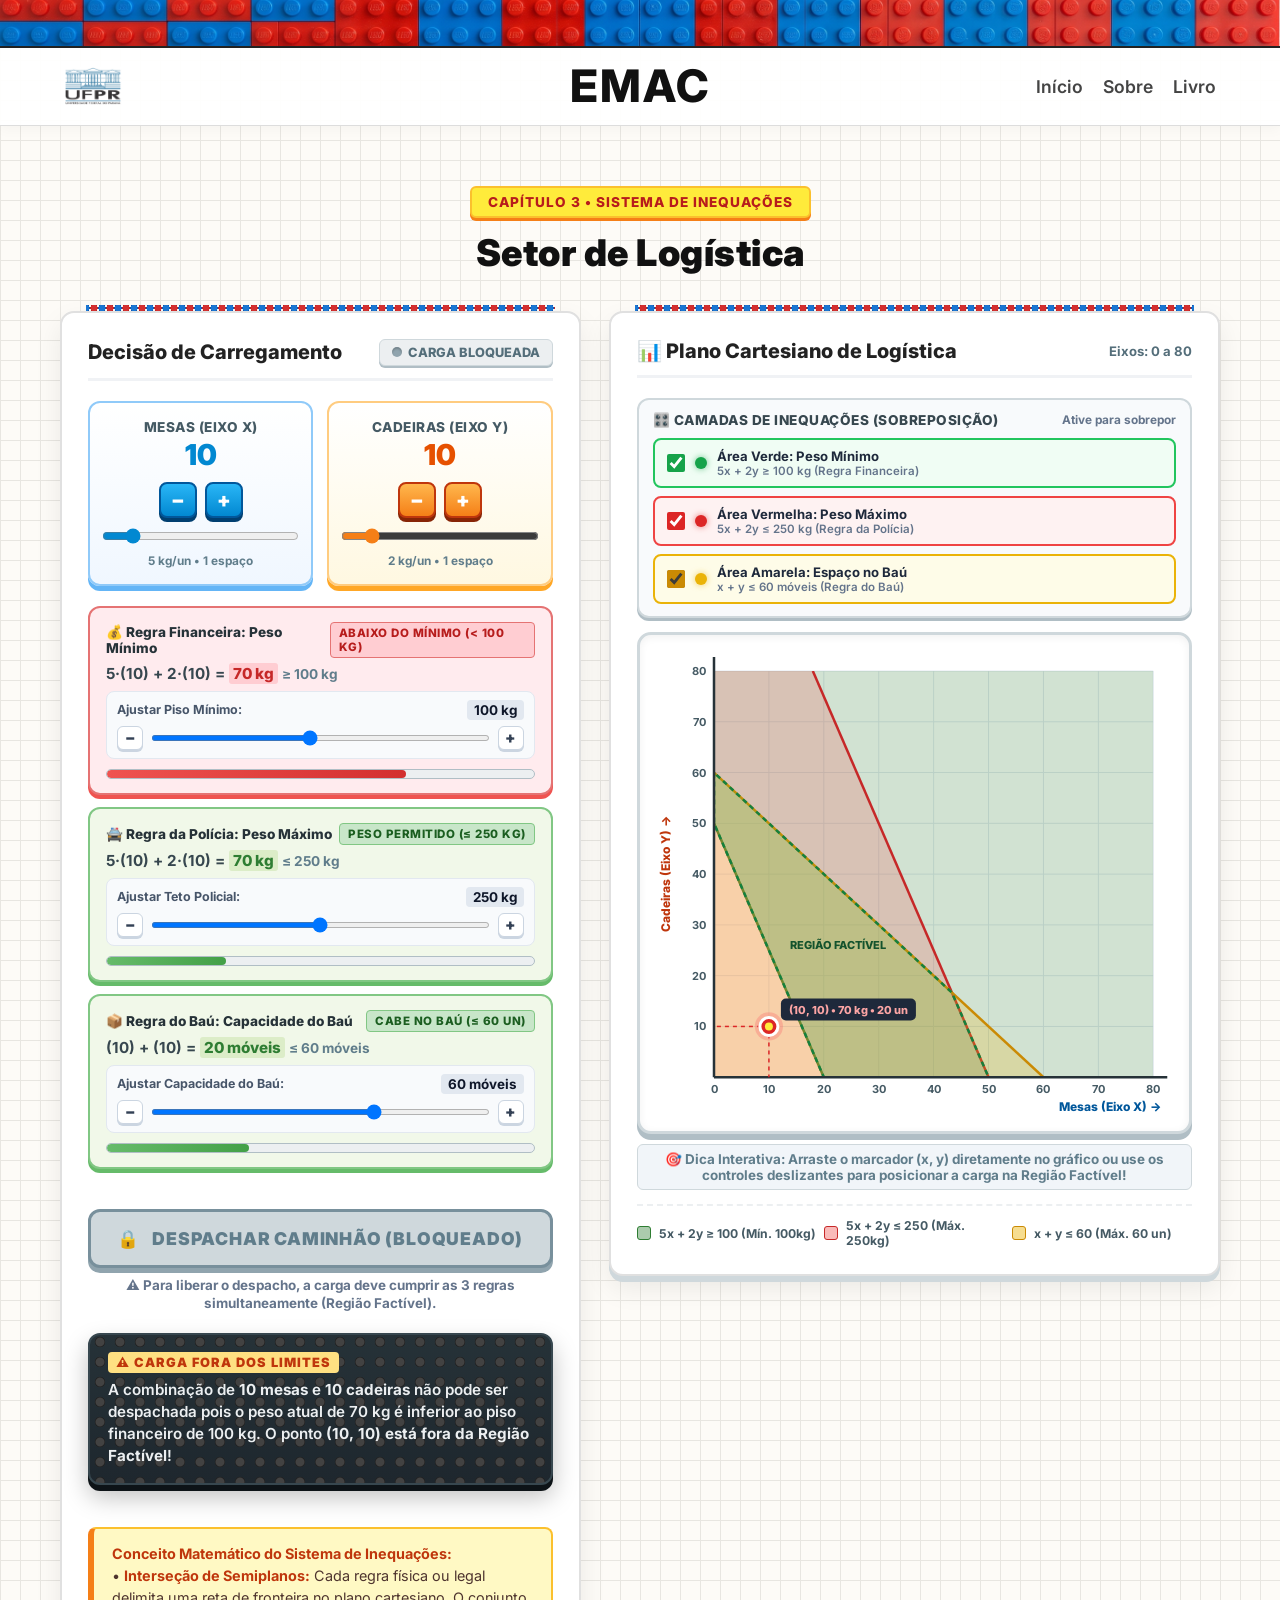
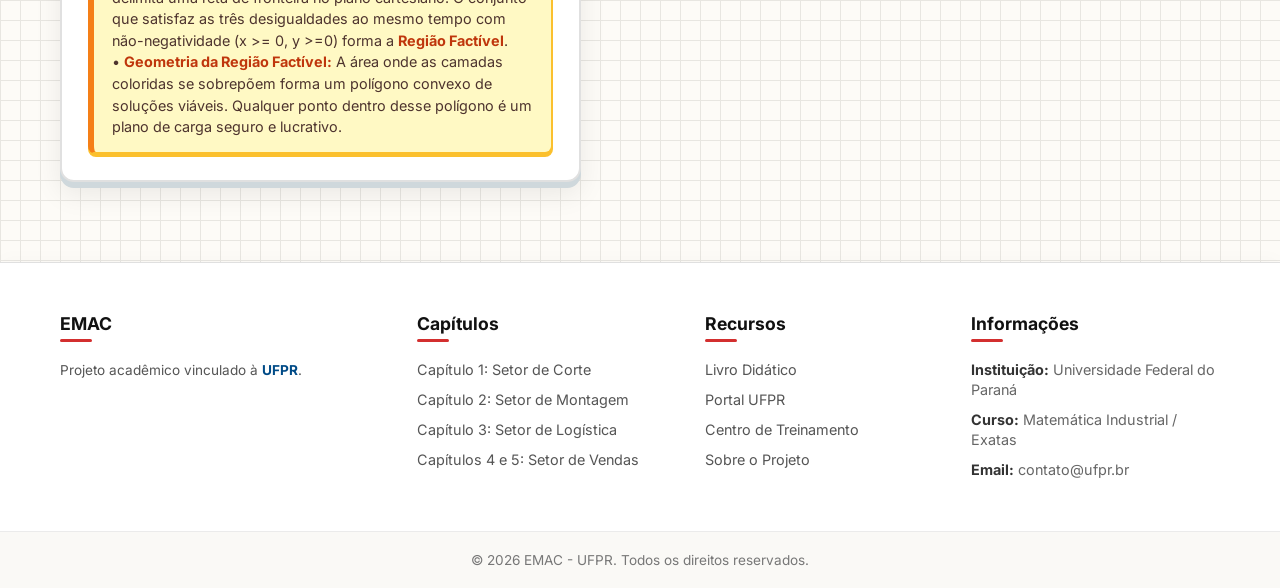
<file: setordelogistica.html>
<!DOCTYPE html>
<html lang="pt-BR">
<head>
    <meta charset="UTF-8">
    <meta name="viewport" content="width=device-width, initial-scale=1.0">
    <title>Setor de Logística - EMAC</title>
    <!-- Importando a fonte Inter do Google Fonts -->
    <link href="https://fonts.googleapis.com/css2?family=Inter:wght@400;600;700;800&display=swap" rel="stylesheet">
    <link rel="stylesheet" href="style.css">
</head>
<body>

    <!-- Faixa superior de Lego -->
    <div class="lego-topbar"></div>
    
    <!-- Menu Navbar -->
    <header class="navbar">
        <div class="nav-left">
            <a href="https://www.ufpr.br" target="_blank" rel="noopener noreferrer" class="logo-ufpr-link" title="UFPR - Universidade Federal do Paraná">
                <img src="./imgs/logo-ufpr.jpg" alt="Logo UFPR" class="logo-ufpr" onerror="this.style.display='none'; this.nextElementSibling.style.display='inline-flex';">
                <div class="logo-ufpr-placeholder" style="display: none;">
                    <span>UFPR</span>
                </div>
            </a>
        </div>
        <div class="nav-center">
            <a href="index.html" style="text-decoration: none; color: inherit;">EMAC</a>
        </div>
        <div class="nav-right">
            <a href="index.html">Início</a>
            <a href="sobre.html">Sobre</a>
            <a href="EMAC-LIVRO.pdf" target="_blank" rel="noopener noreferrer">Livro</a>
        </div>
    </header>

    <!-- Container Principal do Setor de Logística -->
    <main class="container">
        
        <!-- Cabeçalho do Setor -->
        <header class="sector-header">
            <span class="sector-badge">Capítulo 3 • Sistema de Inequações</span>
            <h1>Setor de Logística</h1>
        </header>

        <!-- Grid Principal em 2 Colunas: Painel de Decisão + Plano Cartesiano Interativo -->
        <div class="logistica-grid">
            
            <!-- COLUNA 1: Painel de Decisão Industrial -->
            <section class="panel-card interactive-panel">
                <div class="panel-header">
                    <h2>Decisão de Carregamento</h2>
                    <div id="logisticsStatusPill" class="status-pill">
                        <span class="status-dot"></span>
                        <span id="logisticsStatusText">CARGA BLOQUEADA</span>
                    </div>
                </div>

                <!-- Controles dos Móveis (Mesas x e Cadeiras y) -->
                <div class="furniture-controls">
                    <!-- Card Mesas (x) -->
                    <div class="furniture-card mesas">
                        <div class="furniture-title">Mesas (Eixo X)</div>
                        <div id="valMesasLog" class="furniture-value-badge">10</div>
                        <div class="furniture-stepper">
                            <button type="button" class="btn-stepper mesas-btn" id="btnMesasDecLog" title="Diminuir Mesas">−</button>
                            <button type="button" class="btn-stepper mesas-btn" id="btnMesasIncLog" title="Aumentar Mesas">+</button>
                        </div>
                        <input type="range" id="sliderMesasLog" class="furniture-slider" min="0" max="80" value="10" step="1">
                        <div style="font-size: 0.74rem; color: #607d8b; font-weight: 700; margin-top: 6px;">5 kg/un • 1 espaço</div>
                    </div>

                    <!-- Card Cadeiras (y) -->
                    <div class="furniture-card cadeiras">
                        <div class="furniture-title">Cadeiras (Eixo Y)</div>
                        <div id="valCadeirasLog" class="furniture-value-badge">10</div>
                        <div class="furniture-stepper">
                            <button type="button" class="btn-stepper cadeiras-btn" id="btnCadeirasDecLog" title="Diminuir Cadeiras">−</button>
                            <button type="button" class="btn-stepper cadeiras-btn" id="btnCadeirasIncLog" title="Aumentar Cadeiras">+</button>
                        </div>
                        <input type="range" id="sliderCadeirasLog" class="furniture-slider" min="0" max="80" value="10" step="1">
                        <div style="font-size: 0.74rem; color: #607d8b; font-weight: 700; margin-top: 6px;">2 kg/un • 1 espaço</div>
                    </div>
                </div>

                <!-- Painel de Restrições Logísticas (3 Inequações Simultâneas) -->
                <div class="constraints-stack">
                    
                    <!-- 1. Regra Financeira: Peso Mínimo (5x + 2y >= Lmin) -->
                    <div id="cardMinWeight" class="constraint-card card-min-weight fail">
                        <div class="constraint-header">
                            <div class="constraint-title">
                                <span>💰 Regra Financeira: Peso Mínimo</span>
                            </div>
                            <span id="badgeMinWeight" class="constraint-status-badge fail">Abaixo do Mínimo</span>
                        </div>
                        <div class="constraint-formula">
                            <span>5·(<span id="calcMinWeightX">10</span>) + 2·(<span id="calcMinWeightY">10</span>) = </span>
                            <span id="calcMinWeightTotal" class="calc-highlight">70 kg</span>
                            <span style="color: #607d8b; font-size: 0.85rem;"> ≥ <span id="lblMinWeightTarget">100</span> kg</span>
                        </div>
                        <!-- Controlador Interativo do Limite Mínimo -->
                        <div class="constraint-limit-control">
                            <div class="limit-control-label">
                                <span>Ajustar Piso Mínimo:</span>
                                <strong id="valMinWeightLimit">100 kg</strong>
                            </div>
                            <div class="limit-slider-row">
                                <button type="button" class="btn-limit-step" id="btnMinWeightDec" title="Diminuir Piso">−</button>
                                <input type="range" id="sliderMinWeightLimit" class="limit-slider" min="30" max="180" step="5" value="100">
                                <button type="button" class="btn-limit-step" id="btnMinWeightInc" title="Aumentar Piso">+</button>
                            </div>
                        </div>
                        <div class="constraint-meter">
                            <div id="meterMinWeight" class="constraint-meter-fill" style="width: 70%;"></div>
                        </div>
                    </div>

                    <!-- 2. Regra da Polícia: Peso Máximo (5x + 2y <= Lmax) -->
                    <div id="cardMaxWeight" class="constraint-card card-max-weight pass">
                        <div class="constraint-header">
                            <div class="constraint-title">
                                <span>🚔 Regra da Polícia: Peso Máximo</span>
                            </div>
                            <span id="badgeMaxWeight" class="constraint-status-badge pass">Peso Permitido</span>
                        </div>
                        <div class="constraint-formula">
                            <span>5·(<span id="calcMaxWeightX">10</span>) + 2·(<span id="calcMaxWeightY">10</span>) = </span>
                            <span id="calcMaxWeightTotal" class="calc-highlight">70 kg</span>
                            <span style="color: #607d8b; font-size: 0.85rem;"> ≤ <span id="lblMaxWeightTarget">250</span> kg</span>
                        </div>
                        <!-- Controlador Interativo do Limite Máximo -->
                        <div class="constraint-limit-control">
                            <div class="limit-control-label">
                                <span>Ajustar Teto Policial:</span>
                                <strong id="valMaxWeightLimit">250 kg</strong>
                            </div>
                            <div class="limit-slider-row">
                                <button type="button" class="btn-limit-step" id="btnMaxWeightDec" title="Diminuir Teto">−</button>
                                <input type="range" id="sliderMaxWeightLimit" class="limit-slider" min="120" max="380" step="10" value="250">
                                <button type="button" class="btn-limit-step" id="btnMaxWeightInc" title="Aumentar Teto">+</button>
                            </div>
                        </div>
                        <div class="constraint-meter">
                            <div id="meterMaxWeight" class="constraint-meter-fill" style="width: 28%;"></div>
                        </div>
                    </div>

                    <!-- 3. Regra do Baú: Capacidade do Baú (x + y <= Cbau) -->
                    <div id="cardMaxSpace" class="constraint-card card-max-space pass">
                        <div class="constraint-header">
                            <div class="constraint-title">
                                <span>📦 Regra do Baú: Capacidade do Baú</span>
                            </div>
                            <span id="badgeMaxSpace" class="constraint-status-badge pass">Cabe no Baú</span>
                        </div>
                        <div class="constraint-formula">
                            <span>(<span id="calcSpaceX">10</span>) + (<span id="calcSpaceY">10</span>) = </span>
                            <span id="calcSpaceTotal" class="calc-highlight">20 móveis</span>
                            <span style="color: #607d8b; font-size: 0.85rem;"> ≤ <span id="lblMaxSpaceTarget">60</span> móveis</span>
                        </div>
                        <!-- Controlador Interativo da Capacidade do Baú -->
                        <div class="constraint-limit-control">
                            <div class="limit-control-label">
                                <span>Ajustar Capacidade do Baú:</span>
                                <strong id="valMaxSpaceLimit">60 móveis</strong>
                            </div>
                            <div class="limit-slider-row">
                                <button type="button" class="btn-limit-step" id="btnMaxSpaceDec" title="Diminuir Capacidade">−</button>
                                <input type="range" id="sliderMaxSpaceLimit" class="limit-slider" min="20" max="80" step="5" value="60">
                                <button type="button" class="btn-limit-step" id="btnMaxSpaceInc" title="Aumentar Capacidade">+</button>
                            </div>
                        </div>
                        <div class="constraint-meter">
                            <div id="meterMaxSpace" class="constraint-meter-fill" style="width: 33.3%;"></div>
                        </div>
                    </div>

                </div>

                <!-- Botão de Ação: Despachar Caminhão -->
                <div class="dispatch-action-container">
                    <button id="btnDespachar" class="btn-despachar-caminhao" type="button" disabled>
                        <span id="btnDespacharIcon">🔒</span>
                        <span id="btnDespacharText">Despachar Caminhão</span>
                    </button>
                    <div id="dispatchStatusNote" class="dispatch-status-note">
                        ⚠️ Para liberar o despacho, a carga deve cumprir as 3 regras simultaneamente (Região Factível).
                    </div>
                </div>

                <!-- Banner Dinâmico de Feedback e Região Factível -->
                <div id="feedbackBannerLog" class="decision-feedback-banner">
                    <div id="feedbackBadgeLog" class="feedback-badge">⚠️ CARGA NÃO FACTÍVEL</div>
                    <div id="feedbackTextLog" class="feedback-text">
                        Ajuste a quantidade de mesas e cadeiras para atingir o peso mínimo, sem ultrapassar os limites de peso e espaço do baú.
                    </div>
                </div>

                <!-- Caixa Didática Teórica -->
                <div class="didactic-box">
                    <p><strong>Conceito Matemático do Sistema de Inequações:</strong></p>
                    <p id="didacticLogLine1">• <strong>Interseção de Semiplanos:</strong> Cada regra física ou legal delimita uma reta de fronteira no plano cartesiano. O conjunto que satisfaz as três desigualdades ao mesmo tempo com não-negatividade (x >= 0, y >=0) forma a <strong>Região Factível</strong>.</p>
                    <p>• <strong>Geometria da Região Factível:</strong> A área onde as camadas coloridas se sobrepõem forma um polígono convexo de soluções viáveis. Qualquer ponto dentro desse polígono é um plano de carga seguro e lucrativo.</p>
                </div>
            </section>

            <!-- COLUNA 2: Plano Cartesiano Interativo (0 a 80) e Toggles de Camadas -->
            <section class="panel-card cartesian-panel">
                <div class="panel-header">
                    <h2>📊 Plano Cartesiano de Logística</h2>
                    <span style="font-size: 0.82rem; color: #546e7a; font-weight: 700;">Eixos: 0 a 80</span>
                </div>

                <!-- Interruptores / Toggles de Camadas Translúcidas -->
                <div class="layer-toggles-wrapper">
                    <div class="layer-toggles-header">
                        <h3>🎛️ Camadas de Inequações (Sobreposição)</h3>
                        <span style="font-size: 0.74rem; color: #64748b; font-weight: 700;">Ative para sobrepor</span>
                    </div>
                    <div class="layer-toggles-grid">
                        <!-- Camada 1: Verde (Peso Mínimo >= Lmin) -->
                        <label class="layer-toggle-item layer-green active" id="labelToggleMinWeight">
                            <input type="checkbox" id="toggleMinWeight" class="layer-checkbox" checked>
                            <span class="layer-badge-dot green"></span>
                            <div class="layer-label-text">
                                <span>Área Verde: Peso Mínimo</span>
                                <span class="layer-formula-tag" id="tagMinWeightFormula">5x + 2y ≥ 100 kg (Regra Financeira)</span>
                            </div>
                        </label>

                        <!-- Camada 2: Vermelha (Peso Máximo <= Lmax) -->
                        <label class="layer-toggle-item layer-red active" id="labelToggleMaxWeight">
                            <input type="checkbox" id="toggleMaxWeight" class="layer-checkbox" checked>
                            <span class="layer-badge-dot red"></span>
                            <div class="layer-label-text">
                                <span>Área Vermelha: Peso Máximo</span>
                                <span class="layer-formula-tag" id="tagMaxWeightFormula">5x + 2y ≤ 250 kg (Regra da Polícia)</span>
                            </div>
                        </label>

                        <!-- Camada 3: Amarela (Capacidade <= Cbau) -->
                        <label class="layer-toggle-item layer-yellow active" id="labelToggleSpace">
                            <input type="checkbox" id="toggleSpace" class="layer-checkbox" checked>
                            <span class="layer-badge-dot yellow"></span>
                            <div class="layer-label-text">
                                <span>Área Amarela: Espaço no Baú</span>
                                <span class="layer-formula-tag" id="tagSpaceFormula">x + y ≤ 60 móveis (Regra do Baú)</span>
                            </div>
                        </label>
                    </div>
                </div>

                <!-- Wrapper do Canvas Interativo -->
                <div id="cartesianWrapperLog" class="cartesian-canvas-wrapper">
                    <canvas id="logisticaCanvas" width="600" height="520"></canvas>
                </div>

                <!-- Dica Rápida de Interação -->
                <div class="graph-help-tip">
                    🎯 <strong>Dica Interativa:</strong> Arraste o marcador <strong>(x, y)</strong> diretamente no gráfico ou use os controles deslizantes para posicionar a carga na <strong>Região Factível</strong>!
                </div>

                <!-- Legenda do Gráfico -->
                <div class="cartesian-legend">
                    <div class="legend-item">
                        <span class="legend-color-box" style="background: rgba(46, 125, 50, 0.4); border: 1.5px solid #2e7d32;"></span>
                        <span id="legendMinWeightText">5x + 2y ≥ 100 (Mín. 100kg)</span>
                    </div>
                    <div class="legend-item">
                        <span class="legend-color-box" style="background: rgba(239, 83, 80, 0.4); border: 1.5px solid #c62828;"></span>
                        <span id="legendMaxWeightText">5x + 2y ≤ 250 (Máx. 250kg)</span>
                    </div>
                    <div class="legend-item">
                        <span class="legend-color-box" style="background: rgba(234, 179, 8, 0.45); border: 1.5px solid #ca8a04;"></span>
                        <span id="legendSpaceText">x + y ≤ 60 (Máx. 60 un)</span>
                    </div>
                </div>
            </section>

        </div>
    </main>

    <!-- Modal de Sucesso ao Despachar Caminhão -->
    <div id="dispatchModal" class="dispatch-modal-backdrop">
        <div class="dispatch-modal">
            <div class="modal-truck-icon">🚚📦</div>
            <h3 class="modal-title">Caminhão Despachado com Sucesso!</h3>
            <p style="color: #475569; font-weight: 600; font-size: 0.95rem; line-height: 1.4;">
                Carga despachada com sucesso! As restrições e o caminhão foram reiniciados para o padrão original para a próxima entrega.
            </p>

            <div class="modal-manifest">
                <h4>Manifesto de Carga Aprovado</h4>
                <div class="manifest-item">
                    <span>Mesas (x):</span>
                    <strong id="modalMesas">0 un (0 kg)</strong>
                </div>
                <div class="manifest-item">
                    <span>Cadeiras (y):</span>
                    <strong id="modalCadeiras">0 un (0 kg)</strong>
                </div>
                <div class="manifest-item">
                    <span>Peso Total da Carga:</span>
                    <strong id="modalPeso">0 kg</strong>
                </div>
                <div class="manifest-item">
                    <span>Ocupação do Baú:</span>
                    <strong id="modalEspaco">0 / 60 móveis</strong>
                </div>
                <div class="manifest-item">
                    <span>Status da Operação:</span>
                    <span>✅ 100% REGULAR E FACTÍVEL</span>
                </div>
            </div>

            <button type="button" class="btn-modal-close" id="btnModalClose">🚚 Carregar Novo Caminhão</button>
        </div>
    </div>

    <!-- Rodapé (Footer) -->
    <footer class="footer">
        <div class="footer-container">
            <!-- Coluna 1: Sobre / EMAC -->
            <div class="footer-col">
                <h3 class="footer-title">EMAC</h3>
                <p class="footer-institution">
                    Projeto acadêmico vinculado à <strong>UFPR</strong>.
                </p>
            </div>

            <!-- Coluna 2: Navegação / Capítulos -->
            <div class="footer-col">
                <h3 class="footer-title">Capítulos</h3>
                <ul class="footer-links">
                    <li><a href="setordecorte.html">Capítulo 1: Setor de Corte</a></li>
                    <li><a href="setordemontagem.html">Capítulo 2: Setor de Montagem</a></li>
                    <li><a href="setordelogistica.html">Capítulo 3: Setor de Logística</a></li>
                    <li><a href="setordevendas.html">Capítulos 4 e 5: Setor de Vendas</a></li>
                </ul>
            </div>

            <!-- Coluna 3: Links Úteis / Recursos -->
            <div class="footer-col">
                <h3 class="footer-title">Recursos</h3>
                <ul class="footer-links">
                    <li><a href="EMAC-LIVRO.pdf" target="_blank" rel="noopener noreferrer">Livro Didático</a></li>
                    <li><a href="https://www.ufpr.br" target="_blank" rel="noopener noreferrer">Portal UFPR</a></li>
                    <li><a href="centrodetreinamento.html">Centro de Treinamento</a></li>
                    <li><a href="sobre.html">Sobre o Projeto</a></li>
                </ul>
            </div>

            <!-- Coluna 4: Contato e Informações -->
            <div class="footer-col">
                <h3 class="footer-title">Informações</h3>
                <ul class="footer-info">
                    <li><strong>Instituição:</strong> Universidade Federal do Paraná</li>
                    <li><strong>Curso:</strong> Matemática Industrial / Exatas</li>
                    <li><strong>Email:</strong> contato@ufpr.br</li>
                </ul>
            </div>
        </div>

        <div class="footer-bottom">
            <p>&copy; 2026 EMAC - UFPR. Todos os direitos reservados.</p>
        </div>
    </footer>

    <!-- Script Principal Unificado -->
    <script src="main.js"></script>

</body>
</html>
</file>
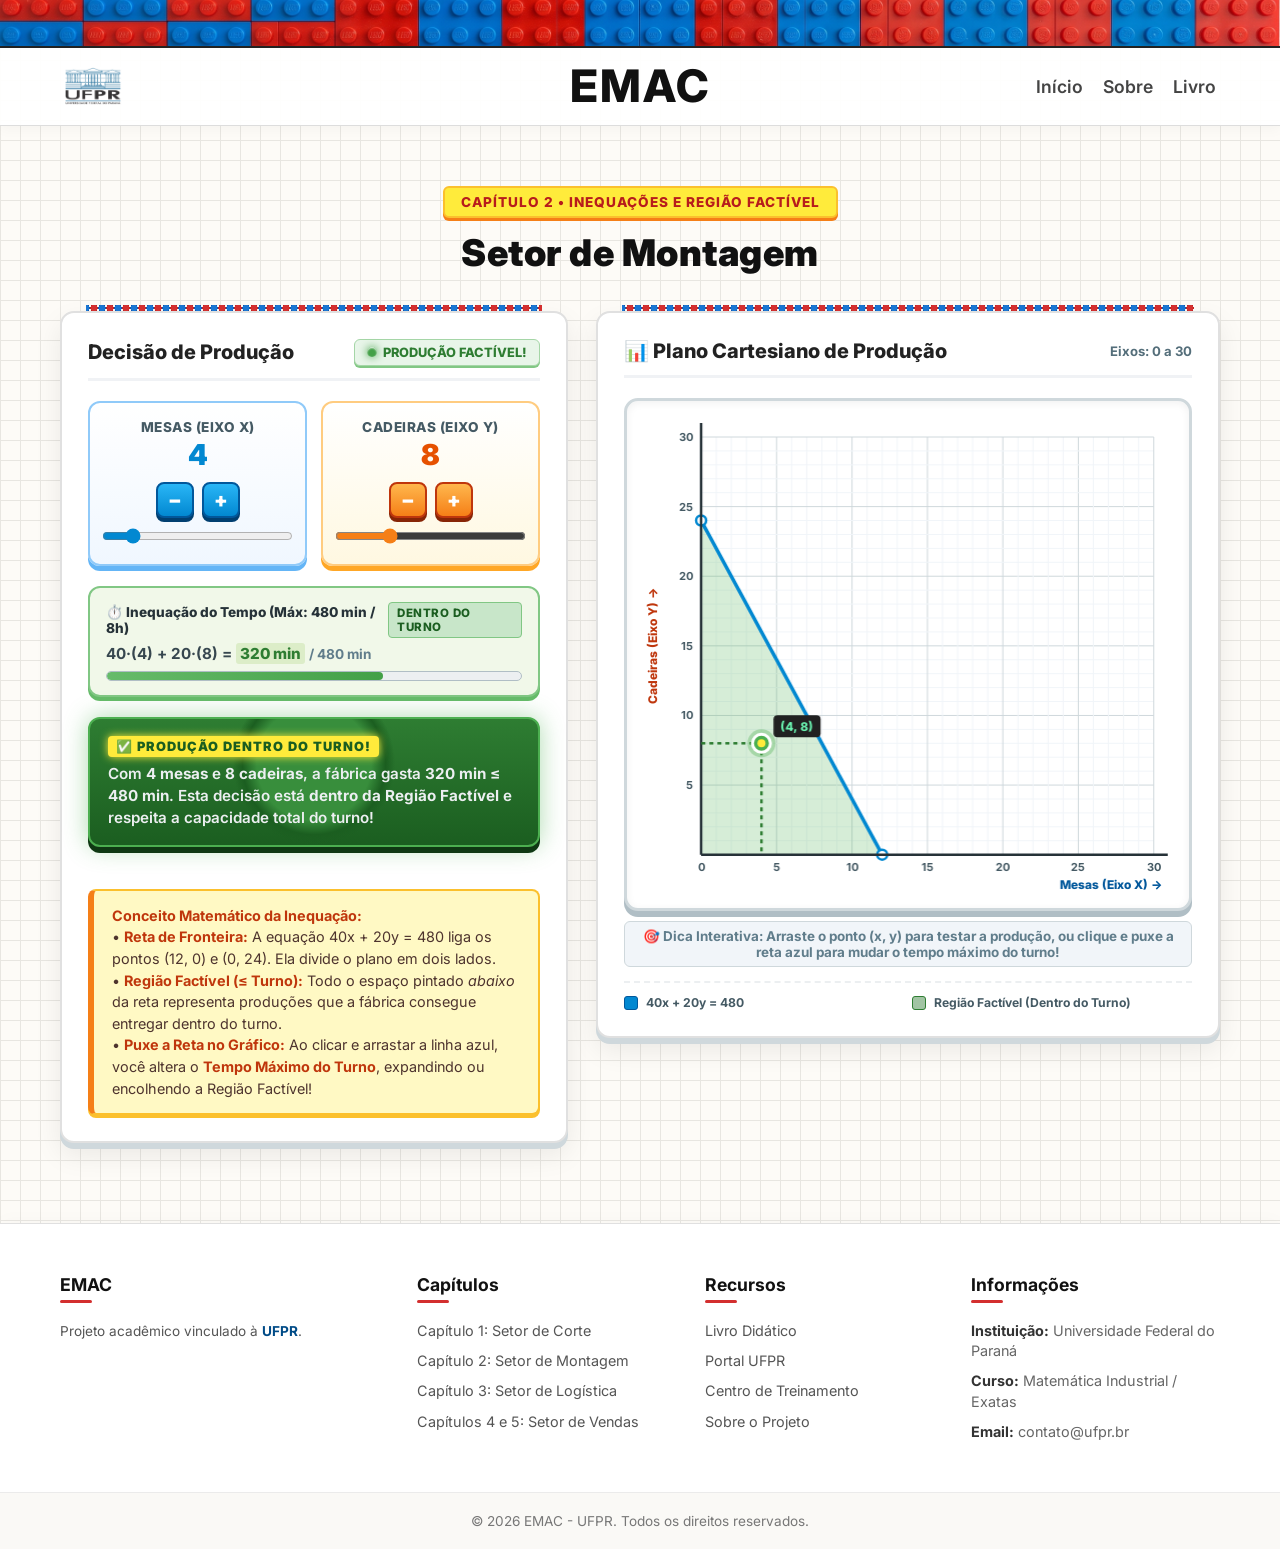
<file: setordemontagem.html>
<!DOCTYPE html>
<html lang="pt-BR">
<head>
    <meta charset="UTF-8">
    <meta name="viewport" content="width=device-width, initial-scale=1.0">
    <title>Setor de Montagem - EMAC</title>
    <!-- Importando a fonte Inter do Google Fonts -->
    <link href="https://fonts.googleapis.com/css2?family=Inter:wght@400;600;700;800&display=swap" rel="stylesheet">
    <link rel="stylesheet" href="style.css">
</head>
<body>

    <!-- Faixa superior de Lego -->
    <div class="lego-topbar"></div>
    
    <!-- Menu Navbar -->
    <header class="navbar">
        <div class="nav-left">
            <a href="https://www.ufpr.br" target="_blank" rel="noopener noreferrer" class="logo-ufpr-link" title="UFPR - Universidade Federal do Paraná">
                <img src="./imgs/logo-ufpr.jpg" alt="Logo UFPR" class="logo-ufpr" onerror="this.style.display='none'; this.nextElementSibling.style.display='inline-flex';">
                <div class="logo-ufpr-placeholder" style="display: none;">
                    <span>UFPR</span>
                </div>
            </a>
        </div>
        <div class="nav-center">
            <a href="index.html" style="text-decoration: none; color: inherit;">EMAC</a>
        </div>
        <div class="nav-right">
            <a href="index.html">Início</a>
            <a href="sobre.html">Sobre</a>
            <a href="EMAC-LIVRO.pdf" target="_blank" rel="noopener noreferrer">Livro</a>
        </div>
    </header>

    <!-- Container Principal do Setor de Montagem -->
    <main class="container">
        
        <!-- Cabeçalho do Setor -->
        <header class="sector-header">
            <span class="sector-badge">Capítulo 2 • Inequações e Região Factível</span>
            <h1>Setor de Montagem</h1>
        </header>

        <!-- Grid Principal em 2 Colunas: Painel de Decisão + Plano Cartesiano Interativo -->
        <div class="montagem-grid">
            
            <!-- COLUNA 1: Painel de Decisão Industrial -->
            <section class="panel-card interactive-panel">
                <div class="panel-header">
                    <h2>Decisão de Produção</h2>
                    <div id="assemblyStatusPill" class="status-pill active">
                        <span class="status-dot"></span>
                        <span id="assemblyStatusText">PRODUÇÃO FACTÍVEL!</span>
                    </div>
                </div>

                <!-- Controles dos Móveis (Mesas x e Cadeiras y) -->
                <div class="furniture-controls">
                    <!-- Card Mesas (x) -->
                    <div class="furniture-card mesas">
                        <div class="furniture-title">Mesas (Eixo X)</div>
                        <div id="valMesas" class="furniture-value-badge">4</div>
                        <div class="furniture-stepper">
                            <button type="button" class="btn-stepper mesas-btn" id="btnMesasDec" title="Diminuir Mesas">−</button>
                            <button type="button" class="btn-stepper mesas-btn" id="btnMesasInc" title="Aumentar Mesas">+</button>
                        </div>
                        <input type="range" id="sliderMesas" class="furniture-slider" min="0" max="30" value="4" step="1">
                    </div>

                    <!-- Card Cadeiras (y) -->
                    <div class="furniture-card cadeiras">
                        <div class="furniture-title">Cadeiras (Eixo Y)</div>
                        <div id="valCadeiras" class="furniture-value-badge">8</div>
                        <div class="furniture-stepper">
                            <button type="button" class="btn-stepper cadeiras-btn" id="btnCadeirasDec" title="Diminuir Cadeiras">−</button>
                            <button type="button" class="btn-stepper cadeiras-btn" id="btnCadeirasInc" title="Aumentar Cadeiras">+</button>
                        </div>
                        <input type="range" id="sliderCadeiras" class="furniture-slider" min="0" max="30" value="8" step="1">
                    </div>
                </div>

                <!-- Painel de Restrição Industrial (Inequação Dinâmica de Tempo) -->
                <div class="constraints-stack">
                    
                    <!-- Restrição: Tempo do Turno -->
                    <div id="cardRestricaoTempo" class="constraint-card pass">
                        <div class="constraint-header">
                            <div class="constraint-title">
                                <span>⏱️ Inequação do Tempo (<span id="lblTempoMax">Máx: 480 min / 8.0h</span>)</span>
                            </div>
                            <span id="badgeTempo" class="constraint-status-badge pass">Dentro do Turno</span>
                        </div>
                        <div class="constraint-formula">
                            <span>40·(<span id="calcTempoX">4</span>) + 20·(<span id="calcTempoY">8</span>) = </span>
                            <span id="calcTempoTotal" class="calc-highlight">320 min</span>
                            <span id="lblTempoMaxDenom" style="color: #607d8b; font-size: 0.85rem;"> / 480 min</span>
                        </div>
                        <div class="constraint-meter">
                            <div id="meterTempo" class="constraint-meter-fill" style="width: 66.6%;"></div>
                        </div>
                    </div>

                </div>

                <!-- Banner Dinâmico de Feedback e Região Factível -->
                <div id="feedbackBanner" class="decision-feedback-banner feasible">
                    <div id="feedbackBadge" class="feedback-badge">✅ PRODUÇÃO DENTRO DO TURNO!</div>
                    <div id="feedbackText" class="feedback-text">
                        Com <strong>4 mesas</strong> e <strong>8 cadeiras</strong>, a fábrica gasta <strong>320 min ≤ 480 min</strong>. 
                        Esta decisão está <strong>dentro da Região Factível</strong> e respeita a capacidade total do turno!
                    </div>
                </div>

                <!-- Caixa Didática Teórica -->
                <div class="didactic-box">
                    <p><strong>Conceito Matemático da Inequação:</strong></p>
                    <p id="didacticLine1">• <strong>Reta de Fronteira:</strong> A equação <code>40x + 20y = 480</code> liga os pontos (12, 0) e (0, 24). Ela divide o plano em dois lados.</p>
                    <p>• <strong>Região Factível (≤ Turno):</strong> Todo o espaço pintado <em>abaixo</em> da reta representa produções que a fábrica consegue entregar dentro do turno.</p>
                    <p>• <strong>Puxe a Reta no Gráfico:</strong> Ao clicar e arrastar a linha azul, você altera o <strong>Tempo Máximo do Turno</strong>, expandindo ou encolhendo a Região Factível!</p>
                </div>
            </section>

            <!-- COLUNA 2: Plano Cartesiano Interativo (0 a 30) -->
            <section class="panel-card cartesian-panel">
                <div class="panel-header">
                    <h2>📊 Plano Cartesiano de Produção</h2>
                    <span style="font-size: 0.82rem; color: #546e7a; font-weight: 700;">Eixos: 0 a 30</span>
                </div>

                <!-- Wrapper do Canvas Interativo -->
                <div id="cartesianWrapper" class="cartesian-canvas-wrapper">
                    <canvas id="cartesianCanvas" width="600" height="520"></canvas>
                </div>

                <!-- Dica Rápida de Interação -->
                <div class="graph-help-tip">
                    🎯 <strong>Dica Interativa:</strong> Arraste o ponto <strong>(x, y)</strong> para testar a produção, ou <strong>clique e puxe a reta azul</strong> para mudar o tempo máximo do turno!
                </div>

                <!-- Legenda do Gráfico -->
                <div class="cartesian-legend" style="grid-template-columns: 1fr 1fr;">
                    <div class="legend-item">
                        <span class="legend-color-box time-line"></span>
                        <span id="legendTimeText">40x + 20y = 480</span>
                    </div>
                    <div class="legend-item">
                        <span class="legend-color-box feasible-box"></span>
                        <span>Região Factível (Dentro do Turno)</span>
                    </div>
                </div>
            </section>

        </div>
    </main>

    <!-- Script Principal Unificado -->
    <script src="main.js"></script>

    <!-- Rodapé (Footer) -->
    <footer class="footer">
        <div class="footer-container">
            <!-- Coluna 1: Sobre / EMAC -->
            <div class="footer-col">
                <h3 class="footer-title">EMAC</h3>
                <p class="footer-institution">
                    Projeto acadêmico vinculado à <strong>UFPR</strong>.
                </p>
            </div>

            <!-- Coluna 2: Navegação / Capítulos -->
            <div class="footer-col">
                <h3 class="footer-title">Capítulos</h3>
                <ul class="footer-links">
                    <li><a href="setordecorte.html">Capítulo 1: Setor de Corte</a></li>
                    <li><a href="setordemontagem.html">Capítulo 2: Setor de Montagem</a></li>
                    <li><a href="setordelogistica.html">Capítulo 3: Setor de Logística</a></li>
                    <li><a href="setordevendas.html">Capítulos 4 e 5: Setor de Vendas</a></li>
                </ul>
            </div>

            <!-- Coluna 3: Links Úteis / Recursos -->
            <div class="footer-col">
                <h3 class="footer-title">Recursos</h3>
                <ul class="footer-links">
                    <li><a href="EMAC-LIVRO.pdf" target="_blank" rel="noopener noreferrer">Livro Didático</a></li>
                    <li><a href="https://www.ufpr.br" target="_blank" rel="noopener noreferrer">Portal UFPR</a></li>
                    <li><a href="centrodetreinamento.html">Centro de Treinamento</a></li>
                    <li><a href="sobre.html">Sobre o Projeto</a></li>
                </ul>
            </div>

            <!-- Coluna 4: Contato e Informações -->
            <div class="footer-col">
                <h3 class="footer-title">Informações</h3>
                <ul class="footer-info">
                    <li><strong>Instituição:</strong> Universidade Federal do Paraná</li>
                    <li><strong>Curso:</strong> Matemática Industrial / Exatas</li>
                    <li><strong>Email:</strong> contato@ufpr.br</li>
                </ul>
            </div>
        </div>

        <div class="footer-bottom">
            <p>&copy; 2026 EMAC - UFPR. Todos os direitos reservados.</p>
        </div>
    </footer>

</body>
</html>
</file>
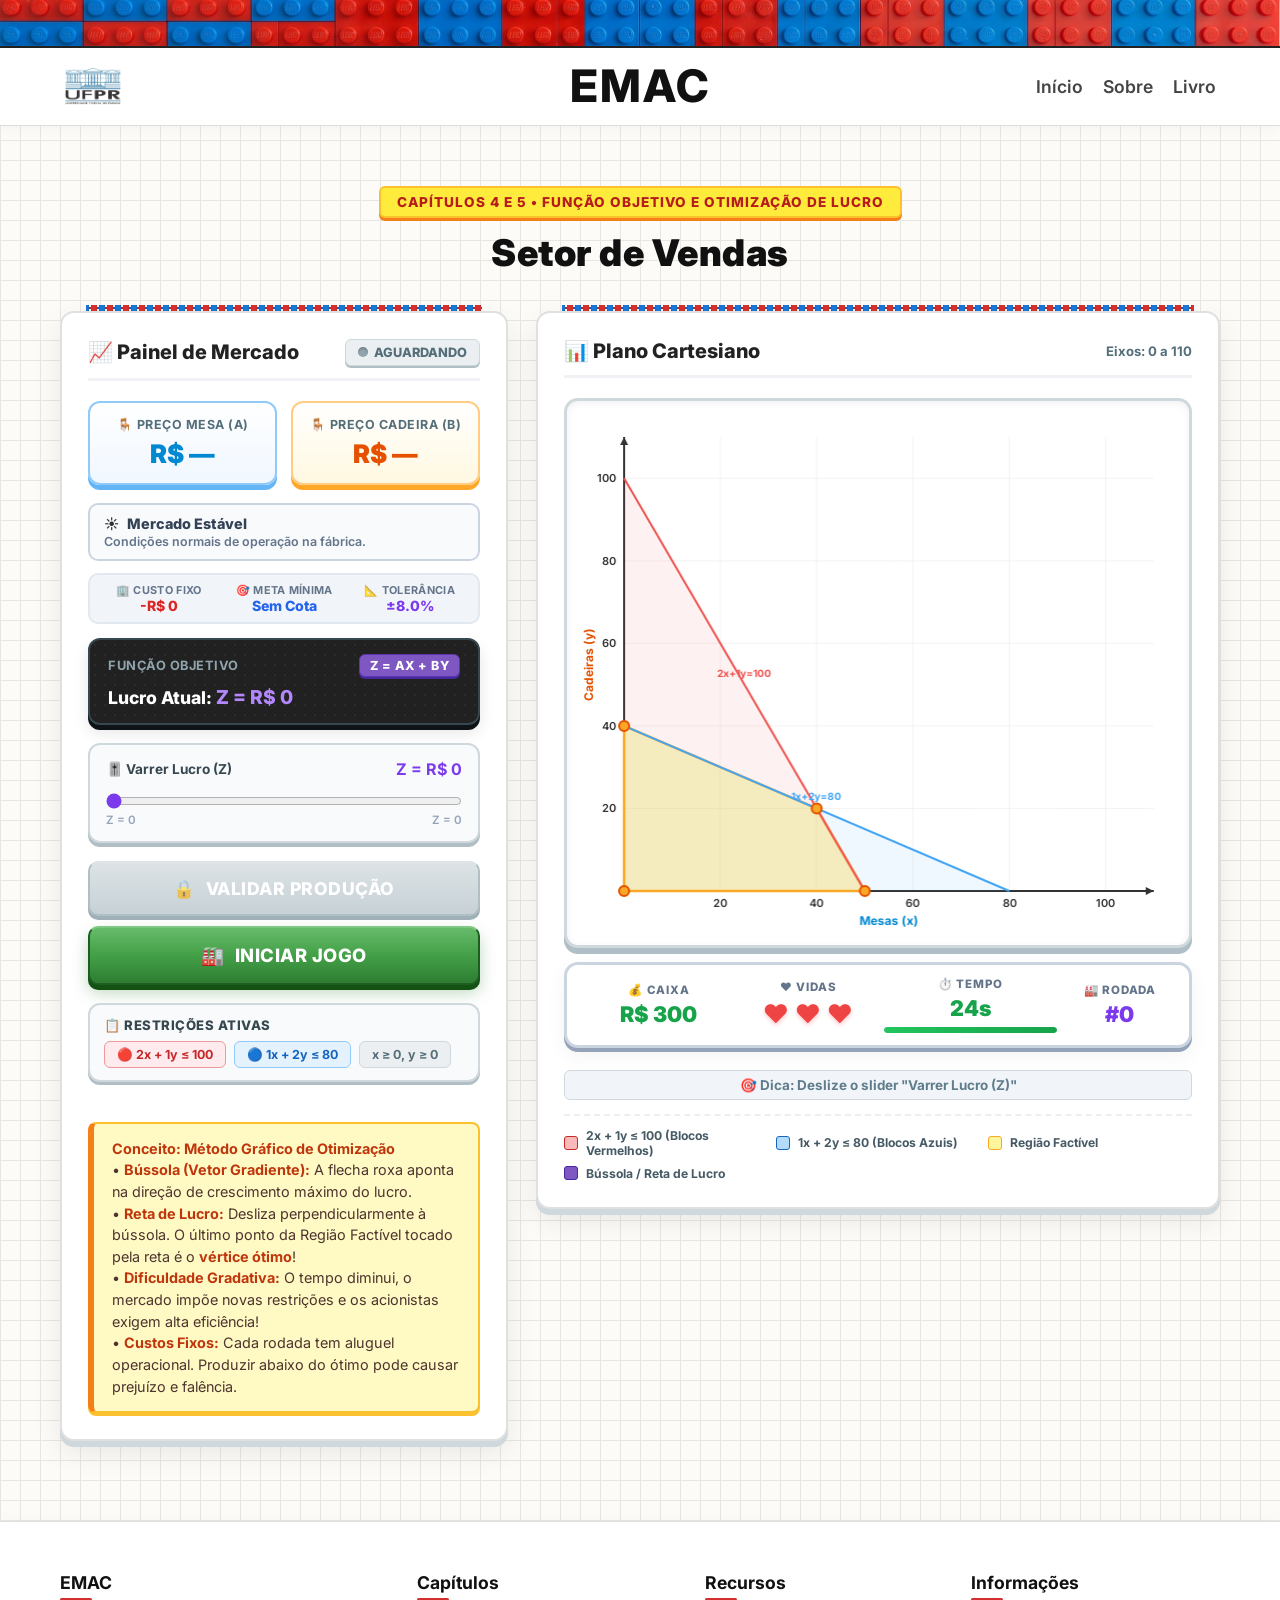
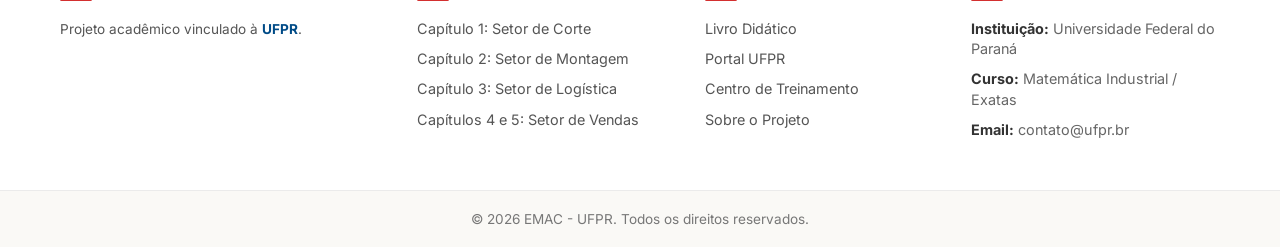
<file: setordevendas.html>
<!DOCTYPE html>
<html lang="pt-BR">
<head>
    <meta charset="UTF-8">
    <meta name="viewport" content="width=device-width, initial-scale=1.0">
    <title>Setor de Vendas - EMAC</title>
    <!-- Importando a fonte Inter do Google Fonts -->
    <link href="https://fonts.googleapis.com/css2?family=Inter:wght@400;600;700;800&display=swap" rel="stylesheet">
    <link rel="stylesheet" href="style.css">
</head>
<body>

    <!-- Faixa superior de Lego -->
    <div class="lego-topbar"></div>
    
    <!-- Menu Navbar -->
    <header class="navbar">
        <div class="nav-left">
            <a href="https://www.ufpr.br" target="_blank" rel="noopener noreferrer" class="logo-ufpr-link" title="UFPR - Universidade Federal do Paraná">
                <img src="./imgs/logo-ufpr.jpg" alt="Logo UFPR" class="logo-ufpr" onerror="this.style.display='none'; this.nextElementSibling.style.display='inline-flex';">
                <div class="logo-ufpr-placeholder" style="display: none;">
                    <span>UFPR</span>
                </div>
            </a>
        </div>
        <div class="nav-center">
            <a href="index.html" style="text-decoration: none; color: inherit;">EMAC</a>
        </div>
        <div class="nav-right">
            <a href="index.html">Início</a>
            <a href="sobre.html">Sobre</a>
            <a href="EMAC-LIVRO.pdf" target="_blank" rel="noopener noreferrer">Livro</a>
        </div>
    </header>

    <!-- Container Principal: Setor de Vendas-->
    <main class="container">
        
        <!-- Cabeçalho do Setor -->
        <header class="sector-header">
            <span class="sector-badge">Capítulos 4 e 5 • Função Objetivo e Otimização de Lucro</span>
            <h1>Setor de Vendas</h1>
        </header>

        <!-- Grid Principal em 2 Colunas -->
        <div class="vendas-grid">
            
            <!-- COLUNA 1: Painel de Controle do Jogo -->
            <section class="panel-card interactive-panel">
                <div class="panel-header">
                    <h2>📈 Painel de Mercado</h2>
                    <div id="gameStatusPill" class="status-pill">
                        <span class="status-dot"></span>
                        <span id="gameStatusText">AGUARDANDO</span>
                    </div>
                </div>

                <!-- Card de Preços do Mercado (gerados por rodada) -->
                <div id="tourMarketPrices" class="market-prices-container">
                    <div class="market-price-card market-mesa">
                        <div class="market-price-label">🪑 Preço Mesa (a)</div>
                        <div id="marketPriceA" class="market-price-value">R$ —</div>
                    </div>
                    <div class="market-price-card market-cadeira">
                        <div class="market-price-label">🪑 Preço Cadeira (b)</div>
                        <div id="marketPriceB" class="market-price-value">R$ —</div>
                    </div>
                </div>

                <!-- Evento de Mercado e Condições da Rodada -->
                <div id="marketEventBanner" class="market-event-banner normal-market">
                    <div class="market-event-header">
                        <span id="marketEventIcon" class="market-event-icon">☀️</span>
                        <span id="marketEventTitle" class="market-event-title">Mercado Estável</span>
                    </div>
                    <div id="marketEventDesc" class="market-event-desc">Condições normais de operação na fábrica.</div>
                </div>

                <!-- Indicadores de Custos e Meta de Eficiência -->
                <div id="tourFinanceStrip" class="round-finance-strip">
                    <div class="finance-item" id="tourCostItem">
                        <span class="finance-label">🏢 Custo Fixo</span>
                        <strong id="roundOpCostDisplay" class="finance-value cost-value">-R$ 0</strong>
                    </div>
                    <div class="finance-item" id="tourMinEffItem">
                        <span class="finance-label">🎯 Meta Mínima</span>
                        <strong id="roundMinEffDisplay" class="finance-value eff-value">≥ 0%</strong>
                    </div>
                    <div class="finance-item" id="tourToleranceItem">
                        <span class="finance-label">📐 Tolerância</span>
                        <strong id="roundToleranceDisplay" class="finance-value tol-value">±8%</strong>
                    </div>
                </div>

                <!-- Fórmula da Função Objetivo -->
                <div id="tourFormulaBanner" class="objective-formula-banner">
                    <div class="formula-header">
                        <span>Função Objetivo</span>
                        <span id="formulaZLabel" class="formula-z-badge">Z = ax + by</span>
                    </div>
                    <div class="formula-dynamic">
                        Lucro Atual: <span id="formulaZDisplay" class="formula-z-display">Z = ?</span>
                    </div>
                </div>

                <!-- Aviso de Tolerância Zero / Lucro Perfeito (Rodada 12+) -->
                <div id="zeroToleranceBanner" class="zero-tolerance-banner" style="display: none;">
                    <div class="zt-banner-header">
                        <span class="zt-banner-icon">☠️</span>
                        <strong class="zt-banner-title">AVISO: LUCRO PERFEITO OBRIGATÓRIO!</strong>
                    </div>
                    <div class="zt-banner-desc">
                        A partir desta rodada, tolerância zero ativada: encontre <strong>exatamente o vértice ótimo</strong> (Z*). Você pode arrastar o slider ou <strong>digitar diretamente o valor exato no novo campo de Z abaixo</strong>!
                    </div>
                </div>

                <!-- Banner da Lupa de Precisão (Upgrade Ativo por 1 Rodada) -->
                <div id="magnifierBanner" class="magnifier-banner" style="display: none;">
                    <div class="magnifier-header">
                        <span class="magnifier-title">
                            <span>🔍</span>
                            <span>Lupa de Precisão Ativa</span>
                        </span>
                        <span id="magnifierPercentage" class="magnifier-pct-badge">0.0% do Ótimo</span>
                    </div>
                    <div class="magnifier-bar-container">
                        <div id="magnifierBarFill" class="magnifier-bar-fill" style="width: 0%;"></div>
                    </div>
                </div>

                <!-- Slider Varrer Lucro -->
                <div id="tourSliderWrapper" class="slider-lucro-wrapper">
                    <div class="slider-lucro-header">
                        <span>🎚️ Varrer Lucro (Z)</span>
                        <strong id="sliderZValue" class="slider-z-readout">Z = 0</strong>
                    </div>
                    <input type="range" id="sliderVarrerLucro" class="slider-lucro" min="0" max="10000" value="0" step="1">
                    <div class="slider-lucro-hints">
                        <span>Z = 0</span>
                        <span id="sliderMaxLabel">Z = máx</span>
                    </div>

                    <!-- Campo de Digitação Direta de Z (Desbloqueado a partir da Rodada 12) -->
                    <div id="directZInputWrapper" class="direct-z-wrapper" style="display: none;">
                        <label for="inputDirectZ" class="direct-z-label">
                            <span>✍️</span>
                            <span>Digitar Z exato:</span>
                        </label>
                        <div class="direct-z-input-box">
                            <span class="direct-z-currency">R$</span>
                            <input type="number" id="inputDirectZ" class="direct-z-input" min="0" step="1" placeholder="0">
                        </div>
                    </div>
                </div>

                <!-- Botão de Ação Principal -->
                <div id="tourActionBtns" class="validate-action-container">
                    <button id="btnValidarProducao" class="btn-validar-producao" type="button" disabled>
                        <span id="btnValidarIcon">🔒</span>
                        <span id="btnValidarText">Validar Produção</span>
                    </button>
                    <button id="btnIniciarJogo" class="btn-iniciar-jogo" type="button">
                        <span>🏭</span>
                        <span>Iniciar Jogo</span>
                    </button>
                </div>

                <!-- Restrições Ativas -->
                <div id="constraintsDisplay" class="constraints-display">
                    <div class="constraints-display-header">
                        <h3>📋 Restrições Ativas</h3>
                    </div>
                    <div id="constraintsList" class="constraints-list">
                        <div class="constraint-chip red-chip">🔴 2x + y ≤ 100</div>
                        <div class="constraint-chip blue-chip">🔵 x + 2y ≤ 80</div>
                        <div class="constraint-chip gray-chip">x ≥ 0, y ≥ 0</div>
                    </div>
                </div>

                <!-- Caixa Didática -->
                <div class="didactic-box">
                    <p><strong>Conceito: Método Gráfico de Otimização</strong></p>
                    <p>• <strong>Bússola (Vetor Gradiente):</strong> A flecha roxa aponta na direção de crescimento máximo do lucro.</p>
                    <p>• <strong>Reta de Lucro:</strong> Desliza perpendicularmente à bússola. O último ponto da Região Factível tocado pela reta é o <strong>vértice ótimo</strong>!</p>
                    <p>• <strong>Dificuldade Gradativa:</strong> O tempo diminui, o mercado impõe novas restrições e os acionistas exigem alta eficiência!</p>
                    <p>• <strong>Custos Fixos:</strong> Cada rodada tem aluguel operacional. Produzir abaixo do ótimo pode causar prejuízo e falência.</p>
                </div>
            </section>

            <!-- COLUNA 2: Plano Cartesiano Interativo -->
            <section class="panel-card cartesian-panel">
                <div class="panel-header">
                    <h2>📊 Plano Cartesiano</h2>
                    <div style="display: flex; gap: 8px; align-items: center; flex-wrap: wrap;">
                        <span id="compassStatusBadge" class="compass-status-badge" style="display: none;"></span>
                        <span id="axisRangeLabel" style="font-size: 0.82rem; color: #546e7a; font-weight: 700;">Eixos: auto</span>
                    </div>
                </div>

                <!-- Wrapper do Canvas -->
                <div id="cartesianWrapperVendas" class="cartesian-canvas-wrapper">
                    <canvas id="vendasCanvas" width="600" height="520"></canvas>
                </div>

                <!-- HUD (Status do Jogo: Vidas, Tempo, Rodada, Caixa) -->
                <div id="gameHud" class="game-hud">
                    <!-- Caixa Acumulado -->
                    <div id="tourHudCash" class="hud-stat hud-cash">
                        <div class="hud-stat-label">💰 Caixa</div>
                        <div id="hudCashValue" class="hud-stat-value cash-value">R$ 0</div>
                    </div>
                    <!-- Vidas -->
                    <div id="tourHudLives" class="hud-stat hud-lives">
                        <div class="hud-stat-label">❤️ Vidas</div>
                        <div id="hudHearts" class="hud-hearts">
                            <span class="heart-icon" data-index="0">♥</span>
                            <span class="heart-icon" data-index="1">♥</span>
                            <span class="heart-icon" data-index="2">♥</span>
                        </div>
                    </div>
                    <!-- Timer -->
                    <div id="tourHudTimer" class="hud-stat hud-timer">
                        <div class="hud-stat-label">⏱️ Tempo</div>
                        <div id="hudTimerValue" class="hud-stat-value timer-value">20s</div>
                        <div class="timer-bar-track">
                            <div id="hudTimerBar" class="timer-bar-fill" style="width: 100%;"></div>
                        </div>
                    </div>
                    <!-- Rodada -->
                    <div id="tourHudRound" class="hud-stat hud-round">
                        <div class="hud-stat-label">🏭 Rodada</div>
                        <div id="hudRoundValue" class="hud-stat-value round-value">#0</div>
                    </div>
                </div>

                <!-- Dica Interativa -->
                <div id="graphHelpTip" class="graph-help-tip">
                    🎯 <strong>Dica:</strong> Deslize o slider <strong>"Varrer Lucro (Z)"</strong>
                </div>

                <!-- Legenda Dinâmica -->
                <div id="canvasLegend" class="cartesian-legend">
                    <div class="legend-item">
                        <span class="legend-color-box" style="background: rgba(239, 83, 80, 0.4); border: 1.5px solid #c62828;"></span>
                        <span id="legendRed">2x + y ≤ 100 (Blocos Vermelhos)</span>
                    </div>
                    <div class="legend-item">
                        <span class="legend-color-box" style="background: rgba(66, 165, 245, 0.4); border: 1.5px solid #1565c0;"></span>
                        <span id="legendBlue">x + 2y ≤ 80 (Blocos Azuis)</span>
                    </div>
                    <div class="legend-item">
                        <span class="legend-color-box" style="background: rgba(255, 235, 59, 0.5); border: 1.5px solid #f9a825;"></span>
                        <span>Região Factível</span>
                    </div>
                    <div class="legend-item">
                        <span class="legend-color-box" style="background: #7e57c2; border: 1.5px solid #4527a0;"></span>
                        <span>Bússola / Reta de Lucro</span>
                    </div>
                </div>
            </section>

        </div>
    </main>

    <!-- Modal: Loja da Fábrica (Upgrades Roguelike) -->
    <div id="shopModal" class="shop-modal-backdrop">
        <div class="shop-modal">
            <div class="shop-modal-header">
                <div class="shop-icon">🛒</div>
                <h3 class="shop-title">Loja da Fábrica</h3>
                <p class="shop-subtitle">Escolha 1 upgrade para expandir sua fábrica! Seu caixa: <strong id="shopCashDisplay">R$ 0</strong> <span id="shopInflationBadge" class="shop-inflation-badge"></span></p>
            </div>
            <div id="upgradeCardsGrid" class="upgrade-cards-grid">
                <!-- Cards gerados dinamicamente pelo JS -->
            </div>
            <div class="shop-actions">
                <button id="btnComprarUpgrade" class="btn-comprar-upgrade" type="button" disabled>
                    <span>🛒</span> Comprar Upgrade Selecionado
                </button>
                <button id="btnPularLoja" class="btn-pular-loja" type="button">
                    Pular (Sem Compra) →
                </button>
            </div>
        </div>
    </div>

    <!-- Tour Guiado Interativo: Destaque de Elementos com Caixa Explicativa e Setas -->
    <div id="gameTourOverlay" class="game-tour-overlay" style="display: none;">
        <!-- Máscara de Holofote (recorte SVG ou overlay) -->
        <div id="tourSpotlightBox" class="tour-spotlight-box"></div>

        <!-- Caixa Flutuante de Explicação do Elemento -->
        <div id="tourTooltipCard" class="tour-tooltip-card">
            <button id="btnTourClose" class="tour-close-btn" type="button" title="Pular tour e jogar">&times;</button>
            
            <div class="tour-card-header">
                <span id="tourStepBadge" class="tour-step-badge">Passo 1 de 7</span>
                <span id="tourStepIcon" class="tour-step-icon">🎯</span>
            </div>

            <h3 id="tourStepTitle" class="tour-step-title">Título do Elemento</h3>
            <p id="tourStepDesc" class="tour-step-desc">Explicação didática e detalhada do que este elemento faz e qual o seu objetivo.</p>

            <div class="tour-card-footer">
                <button id="btnTourSkip" class="btn-tour-secondary" type="button">Pular Tour</button>
                <div class="tour-nav-arrows">
                    <button id="btnTourPrev" class="btn-tour-arrow" type="button" title="Elemento anterior" disabled>←</button>
                    <button id="btnTourNext" class="btn-tour-arrow btn-tour-primary" type="button" title="Próximo elemento">→</button>
                </div>
            </div>
        </div>
    </div>

    <!-- Modal: Game Over -->
    <div id="gameOverModal" class="gameover-modal-backdrop">
        <div class="gameover-modal">
            <div class="gameover-icon">💀</div>
            <h3 class="gameover-title">Game Over!</h3>
            <div class="gameover-stats">
                <div class="gameover-stat-item">
                    <span>Rodadas Sobrevividas</span>
                    <strong id="goStatRounds">0</strong>
                </div>
                <div class="gameover-stat-item">
                    <span>Caixa Final</span>
                    <strong id="goStatCash">R$ 0</strong>
                </div>
                <div class="gameover-stat-item">
                    <span>Acertos Críticos</span>
                    <strong id="goStatPerfect">0</strong>
                </div>
                <div class="gameover-stat-item">
                    <span>Melhor Lucro (Rodada)</span>
                    <strong id="goStatBestRound">R$ 0</strong>
                </div>
            </div>
            <button id="btnJogarNovamente" class="btn-jogar-novamente" type="button">
                🏭 Jogar Novamente
            </button>
            <a href="index.html" class="btn-voltar-home">← Voltar ao Início</a>
        </div>
    </div>

    <!-- Modal: Acerto Crítico (Celebração) -->
    <div id="perfectModal" class="perfect-modal-backdrop">
        <div class="perfect-modal">
            <button id="btnClosePerfectModal" class="modal-corner-close" type="button" aria-label="Fechar e continuar">&times;</button>
            <div class="perfect-icon">🏆</div>
            <h3 class="perfect-title">Decisão Perfeita!</h3>
            <p class="perfect-subtitle">Você encontrou o <strong>vértice ótimo</strong> — lucro máximo absoluto!</p>
            <div class="perfect-bonus">
                <span>Bônus de Precisão:</span>
                <strong id="perfectBonusValue">+R$ 0</strong>
            </div>
            <div id="perfectFinanceBreakdown" class="modal-finance-breakdown"></div>
            <div id="coinRain" class="coin-rain-container"></div>
            <button id="btnContinuePerfect" class="btn-modal-action-ok" type="button">Continuar →</button>
        </div>
    </div>

    <!-- Modal: Falha / Advertência de Produção -->
    <div id="rejectModal" class="reject-modal-backdrop">
        <div class="reject-modal">
            <button id="btnCloseRejectModal" class="modal-corner-close" type="button" aria-label="Fechar e continuar">&times;</button>
            <div id="rejectIcon" class="reject-icon">⚠️</div>
            <h3 id="rejectTitle" class="reject-title">Produção Reprovada!</h3>
            <p id="rejectReason" class="reject-subtitle">Sua decisão não atendeu aos critérios dos acionistas.</p>
            <div id="rejectPenalty" class="reject-penalty">-1 Vida ❤️</div>
            <button id="btnContinueReject" class="btn-modal-action-danger" type="button">Continuar →</button>
        </div>
    </div>

    <!-- Modal: Alerta de Lucro Perfeito (Tolerância Zero - Rodada 12+) -->
    <div id="zeroToleranceModal" class="zero-tolerance-modal-backdrop">
        <div class="zero-tolerance-modal">
            <div class="zt-modal-skull">☠️</div>
            <h2 class="zt-modal-title">ALERTA CRÍTICO: LUCRO PERFEITO!</h2>
            <div class="zt-modal-badge">TOLERÂNCIA ZERO ATIVADA • RODADA 12+</div>
            <p class="zt-modal-lead">A fábrica entrou em regime de auditoria extrema. A partir de agora:</p>
            <div class="zt-rules-grid">
                <div class="zt-rule-card">
                    <span class="zt-rule-icon">🎯</span>
                    <div class="zt-rule-info">
                        <strong>Vértice Ótimo Exato</strong>
                        <span>Você deve posicionar a reta de lucro <strong>literalmente no vértice ótimo</strong></span>
                    </div>
                </div>
                <div class="zt-rule-card" style="border-color: #7c3aed; background: #faf5ff;">
                    <span class="zt-rule-icon">✍️</span>
                    <div class="zt-rule-info">
                        <strong style="color: #6d28d9;">Digitação Direta Liberada!</strong>
                        <span>Agora você pode <strong>digitar o valor numérico de Z</strong> no campo que surgiu abaixo do slider, garantindo o valor exato sem depender da sensibilidade do mouse!</span>
                    </div>
                </div>
                <div class="zt-rule-card">
                    <span class="zt-rule-icon">🚫</span>
                    <div class="zt-rule-info">
                        <strong>Margem de Erro Zero</strong>
                        <span>Acabaram as aproximações: qualquer desvio causará <strong>perda imediata de 1 vida ❤️</strong>!</span>
                    </div>
                </div>
                <div class="zt-rule-card">
                    <span class="zt-rule-icon">⏱️</span>
                    <div class="zt-rule-info">
                        <strong>Velocidade Máxima</strong>
                        <span>O tempo por rodada está ultracurto. Seja rápido e preciso!</span>
                    </div>
                </div>
            </div>
            <button id="btnFecharZeroTolerance" class="btn-zero-tolerance-start" type="button">
                <span>⚡</span>
                <span>Entendido! Iniciar Rodada 12</span>
            </button>
        </div>
    </div>

    <!-- Rodapé (Footer) -->
    <footer class="footer">
        <div class="footer-container">
            <!-- Coluna 1: Sobre / EMAC -->
            <div class="footer-col">
                <h3 class="footer-title">EMAC</h3>
                <p class="footer-institution">
                    Projeto acadêmico vinculado à <strong>UFPR</strong>.
                </p>
            </div>

            <!-- Coluna 2: Navegação / Capítulos -->
            <div class="footer-col">
                <h3 class="footer-title">Capítulos</h3>
                <ul class="footer-links">
                    <li><a href="setordecorte.html">Capítulo 1: Setor de Corte</a></li>
                    <li><a href="setordemontagem.html">Capítulo 2: Setor de Montagem</a></li>
                    <li><a href="setordelogistica.html">Capítulo 3: Setor de Logística</a></li>
                    <li><a href="setordevendas.html">Capítulos 4 e 5: Setor de Vendas</a></li>
                </ul>
            </div>

            <!-- Coluna 3: Links Úteis / Recursos -->
            <div class="footer-col">
                <h3 class="footer-title">Recursos</h3>
                <ul class="footer-links">
                    <li><a href="EMAC-LIVRO.pdf" target="_blank" rel="noopener noreferrer">Livro Didático</a></li>
                    <li><a href="https://www.ufpr.br" target="_blank" rel="noopener noreferrer">Portal UFPR</a></li>
                    <li><a href="centrodetreinamento.html">Centro de Treinamento</a></li>
                    <li><a href="sobre.html">Sobre o Projeto</a></li>
                </ul>
            </div>

            <!-- Coluna 4: Contato e Informações -->
            <div class="footer-col">
                <h3 class="footer-title">Informações</h3>
                <ul class="footer-info">
                    <li><strong>Instituição:</strong> Universidade Federal do Paraná</li>
                    <li><strong>Curso:</strong> Matemática Industrial / Exatas</li>
                    <li><strong>Email:</strong> contato@ufpr.br</li>
                </ul>
            </div>
        </div>

        <div class="footer-bottom">
            <p>&copy; 2026 EMAC - UFPR. Todos os direitos reservados.</p>
        </div>
    </footer>

    <!-- Script Principal Unificado -->
    <script src="main.js"></script>

</body>
</html>
</file>
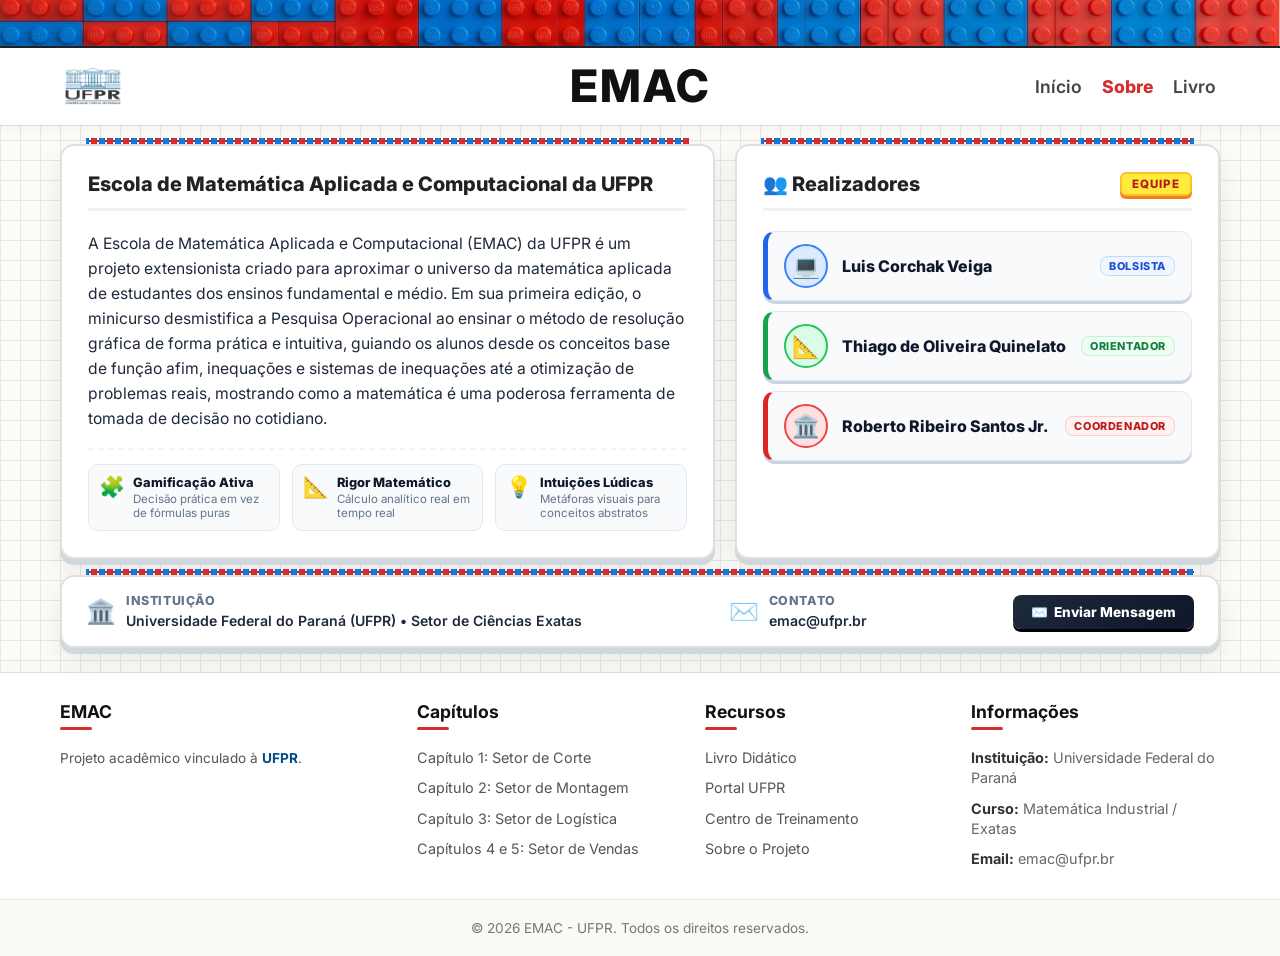
<file: sobre.html>
<!DOCTYPE html>
<html lang="pt-BR">
<head>
    <meta charset="UTF-8">
    <meta name="viewport" content="width=device-width, initial-scale=1.0">
    <title>Sobre - EMAC</title>
    <!-- Importando a fonte Inter do Google Fonts -->
    <link href="https://fonts.googleapis.com/css2?family=Inter:wght@400;500;600;700;800;900&display=swap" rel="stylesheet">
    <link rel="stylesheet" href="style.css">
</head>
<body class="page-sobre">

    <!-- Faixa superior de Lego -->
    <div class="lego-topbar"></div>
    
    <!-- Menu Navbar -->
    <header class="navbar">
        <div class="nav-left">
            <a href="https://www.ufpr.br" target="_blank" rel="noopener noreferrer" class="logo-ufpr-link" title="UFPR - Universidade Federal do Paraná">
                <img src="./imgs/logo-ufpr.jpg" alt="Logo UFPR" class="logo-ufpr" onerror="this.style.display='none'; this.nextElementSibling.style.display='inline-flex';">
                <div class="logo-ufpr-placeholder" style="display: none;">
                    <span>UFPR</span>
                </div>
            </a>
        </div>
        <div class="nav-center">
            <a href="index.html" style="text-decoration: none; color: inherit;">EMAC</a>
        </div>
        <div class="nav-right">
            <a href="index.html">Início</a>
            <a href="sobre.html" style="color: #d32f2f; font-weight: 800;">Sobre</a>
            <a href="EMAC-LIVRO.pdf" target="_blank" rel="noopener noreferrer">Livro</a>
        </div>
    </header>

    <!-- Container Principal Compacto (Visão Direta sem Rolagem Excessiva) -->
    <main class="container sobre-compact-container">
        
        <!-- Linha Superior: Descrição (Bloco Grande) + Realizadores (ao lado) -->
        <div class="sobre-top-grid">
            
            <!-- Bloco Grande: Descrição do Projeto -->
            <section class="panel-card sobre-desc-card">
                <div class="panel-header">
                    <h2>Escola de Matemática Aplicada e Computacional da UFPR</h2>
                </div>

                <p class="sobre-p-lead">
                    A Escola de Matemática Aplicada e Computacional (EMAC) da UFPR é um projeto extensionista criado para aproximar o universo da matemática aplicada de estudantes dos ensinos fundamental e médio. Em sua primeira edição, o minicurso desmistifica a Pesquisa Operacional ao ensinar o método de resolução gráfica de forma prática e intuitiva, guiando os alunos desde os conceitos base de função afim, inequações e sistemas de inequações até a otimização de problemas reais, mostrando como a matemática é uma poderosa ferramenta de tomada de decisão no cotidiano.
                </p>

                <div class="sobre-mini-pillars">
                    <div class="mini-pillar">
                        <span class="mini-pillar-icon">🧩</span>
                        <div>
                            <strong>Gamificação Ativa</strong>
                            <span>Decisão prática em vez de fórmulas puras</span>
                        </div>
                    </div>
                    <div class="mini-pillar">
                        <span class="mini-pillar-icon">📐</span>
                        <div>
                            <strong>Rigor Matemático</strong>
                            <span>Cálculo analítico real em tempo real</span>
                        </div>
                    </div>
                    <div class="mini-pillar">
                        <span class="mini-pillar-icon">💡</span>
                        <div>
                            <strong>Intuições Lúdicas</strong>
                            <span>Metáforas visuais para conceitos abstratos</span>
                        </div>
                    </div>
                </div>
            </section>

            <!-- Bloco Lateral: Os Realizadores -->
            <section class="panel-card sobre-team-card">
                <div class="panel-header">
                    <h2>👥 Realizadores</h2>
                    <span class="sector-badge" style="font-size: 0.72rem; padding: 3px 10px; margin-bottom: 0;">EQUIPE</span>
                </div>

                <div class="team-compact-list">
                    
                    <!-- 1. Luis Corchak Veiga (Bolsista) -->
                    <div class="team-compact-item bolsista">
                        <div class="team-compact-avatar">💻</div>
                        <div class="team-compact-info">
                            <div class="team-compact-top">
                                <h3 class="team-compact-name">Luis Corchak Veiga</h3>
                                <span class="compact-role-badge bolsista">Bolsista</span>
                            </div>
                        </div>
                    </div>

                    <!-- 2. Thiago de Oliveira Quinelato (Orientador) -->
                    <div class="team-compact-item orientador">
                        <div class="team-compact-avatar">📐</div>
                        <div class="team-compact-info">
                            <div class="team-compact-top">
                                <h3 class="team-compact-name">Thiago de Oliveira Quinelato</h3>
                                <span class="compact-role-badge orientador">Orientador</span>
                            </div>
                        </div>
                    </div>

                    <!-- 3. Roberto Ribeiro Santos Jr. (Coordenador) -->
                    <div class="team-compact-item coordenador">
                        <div class="team-compact-avatar">🏛️</div>
                        <div class="team-compact-info">
                            <div class="team-compact-top">
                                <h3 class="team-compact-name">Roberto Ribeiro Santos Jr.</h3>
                                <span class="compact-role-badge coordenador">Coordenador</span>
                            </div>
                        </div>
                    </div>

                </div>
            </section>

        </div>

        <!-- Abaixo: Parte de Contato e Informações Institucionais -->
        <section class="panel-card sobre-contact-card">
            <div class="contact-compact-bar">
                
                <div class="contact-compact-col">
                    <span class="contact-col-icon">🏛️</span>
                    <div>
                        <strong>Instituição</strong>
                        <span>Universidade Federal do Paraná (UFPR) • Setor de Ciências Exatas</span>
                    </div>
                </div>

                <div class="contact-compact-col">
                    <span class="contact-col-icon">✉️</span>
                    <div>
                        <strong>Contato</strong>
                        <a href="mailto:emac@ufpr.br">emac@ufpr.br</a>
                    </div>
                </div>



                <div class="contact-compact-btn-wrap">
                    <a href="mailto:emac@ufpr.br?subject=Contato%20-%20Projeto%20EMAC%20UFPR" class="btn-contact-compact">
                        <span>✉️</span>
                        <span>Enviar Mensagem</span>
                    </a>
                </div>

            </div>
        </section>

    </main>

    <!-- Rodapé Oficial Unificado -->
    <footer class="footer">
        <div class="footer-container">
            <!-- Coluna 1: Sobre / EMAC -->
            <div class="footer-col">
                <h3 class="footer-title">EMAC</h3>
                <p class="footer-institution">
                    Projeto acadêmico vinculado à <strong>UFPR</strong>.
                </p>
            </div>

            <!-- Coluna 2: Navegação / Capítulos -->
            <div class="footer-col">
                <h3 class="footer-title">Capítulos</h3>
                <ul class="footer-links">
                    <li><a href="setordecorte.html">Capítulo 1: Setor de Corte</a></li>
                    <li><a href="setordemontagem.html">Capítulo 2: Setor de Montagem</a></li>
                    <li><a href="setordelogistica.html">Capítulo 3: Setor de Logística</a></li>
                    <li><a href="setordevendas.html">Capítulos 4 e 5: Setor de Vendas</a></li>
                </ul>
            </div>

            <!-- Coluna 3: Links Úteis / Recursos -->
            <div class="footer-col">
                <h3 class="footer-title">Recursos</h3>
                <ul class="footer-links">
                    <li><a href="EMAC-LIVRO.pdf" target="_blank" rel="noopener noreferrer">Livro Didático</a></li>
                    <li><a href="https://www.ufpr.br" target="_blank" rel="noopener noreferrer">Portal UFPR</a></li>
                    <li><a href="centrodetreinamento.html">Centro de Treinamento</a></li>
                    <li><a href="sobre.html">Sobre o Projeto</a></li>
                </ul>
            </div>

            <!-- Coluna 4: Contato e Informações -->
            <div class="footer-col">
                <h3 class="footer-title">Informações</h3>
                <ul class="footer-info">
                    <li><strong>Instituição:</strong> Universidade Federal do Paraná</li>
                    <li><strong>Curso:</strong> Matemática Industrial / Exatas</li>
                    <li><strong>Email:</strong> emac@ufpr.br</li>
                </ul>
            </div>
        </div>

        <div class="footer-bottom">
            <p>&copy; 2026 EMAC - UFPR. Todos os direitos reservados.</p>
        </div>
    </footer>

</body>
</html>
</file>
<file: style.css>
/* RESET GLOBAL */
* {
    margin: 0;
    padding: 0;
    box-sizing: border-box;
    font-family: 'Inter', sans-serif;
}

/* Fundo da Página (Papel Milimetrado/Quadriculado) */
body {
    background-color: #fdfbf7;
    background-image: 
        linear-gradient(#e8e6e1 1px, transparent 1px),
        linear-gradient(90deg, #e8e6e1 1px, transparent 1px);
    background-size: 20px 20px; /* Tamanho dos quadradinhos */
    color: #333;
}

/* FAIXA DE LEGO NO TOPO */
.lego-topbar {
    width: 100%;
    height: 48px; /* Faixa ampliada para exibir um pouco mais dos blocos de Lego */
    background-image: url('imgs/legoheader.jpg');
    background-size: cover;
    background-position: center;
    background-repeat: no-repeat;
    border-bottom: 2px solid #222; /* Linha sutil separando do menu */
}

/* NAVBAR (MENU) */
.navbar {
    display: grid;
    grid-template-columns: 1fr auto 1fr;
    align-items: center;
    padding: 16px 5%;
    background-color: rgba(255, 255, 255, 0.95);
    border-bottom: 1px solid #ddd;
    box-shadow: 0 4px 12px rgba(0,0,0,0.03);
    position: relative;
}

.nav-left {
    display: flex;
    align-items: center;
    justify-self: start;
}

.logo-ufpr-link {
    display: inline-flex;
    align-items: center;
    text-decoration: none;
    max-height: 40px;
}

.logo-ufpr,
.nav-left img {
    max-height: 38px;
    max-width: 90px;
    width: auto;
    height: auto;
    object-fit: contain;
    display: block;
    transition: transform 0.2s ease, opacity 0.2s ease;
}

.logo-ufpr:hover,
.nav-left img:hover {
    transform: scale(1.04);
    opacity: 0.85;
}

/* Fallback/Placeholder */
.logo-ufpr-placeholder {
    display: inline-flex;
    align-items: center;
    justify-content: center;
    padding: 4px 10px;
    background-color: #f0f4f8;
    border: 1.5px dashed #004b87;
    border-radius: 6px;
    color: #004b87;
    font-size: 0.85rem;
    font-weight: 700;
}

.nav-center {
    font-size: 2.8rem;
    font-weight: 800;
    color: #111;
    letter-spacing: 2px;
    line-height: 1;
    text-align: center;
    justify-self: center;
}

.nav-right {
    display: flex;
    justify-content: flex-end;
    align-items: center;
    justify-self: end;
    gap: 20px;
}

.nav-right a {
    text-decoration: none;
    font-size: 1.1rem;
    font-weight: 600;
    color: #444;
    transition: color 0.3s ease;
}

.nav-right a:hover {
    color: #d32f2f;
}

/* CONTAINER E GRID DOS CARTÕES */
.container {
    max-width: 1200px;
    margin: 60px auto;
    padding: 0 20px;
}

.card-grid {
    display: flex;
    justify-content: space-between;
    gap: 24px;
    flex-wrap: wrap; /* Permite quebrar linha em telas menores */
}

/* ESTILO INDIVIDUAL DO CARTÃO */
.card {
    background-color: #ffffff;
    flex: 1;
    min-width: 250px;
    border: 1px solid #e0e0e0;
    border-radius: 12px;
    overflow: hidden;
    box-shadow: 0 8px 24px rgba(0, 0, 0, 0.06);
    transition: transform 0.3s ease, box-shadow 0.3s ease;
    display: flex;
    flex-direction: column;
    text-decoration: none;
    color: inherit;
    cursor: pointer;
}

.card:hover {
    transform: translateY(-8px);
    box-shadow: 0 12px 32px rgba(0, 0, 0, 0.12);
}

/* ÁREA DA IMAGEM (Placeholder) */
.card-image {
    width: 100%;
    height: 280px; /* Altura generosa para ilustrações isométricas */
    background-color: #f0f3f5; /* Cor de fundo provisória */
    border-bottom: 1px solid #e0e0e0;
    display: flex;
    align-items: center;
    justify-content: center;
    text-align: center;
}

/* Estilo apenas para o texto de marcação onde entrarão as imagens */
.placeholder-text {
    color: #999;
    font-size: 0.9rem;
    font-weight: 600;
    text-transform: uppercase;
    letter-spacing: 1px;
}

/* Imagem real dentro do card */
.card-image img {
    width: 100%;
    height: 100%;
    object-fit: cover;
    display: block;
}

/* ÁREA DE TEXTO DO CARTÃO */
.card-content {
    padding: 24px 16px;
    text-align: center;
    flex-grow: 1;
    display: flex;
    flex-direction: column;
    justify-content: center;
}

.card-content h2 {
    font-size: 1.1rem;
    font-weight: 700;
    color: #111;
    margin-bottom: 8px;
    letter-spacing: 0.5px;
}

.card-content p {
    font-size: 0.9rem;
    color: #555;
    line-height: 1.4;
    font-weight: 400;
}

/* RESPONSIVIDADE (Tablets e Celulares) */
@media (max-width: 900px) {
    .card-grid {
        justify-content: center;
    }
    .card {
        flex: 0 1 calc(50% - 24px); /* 2 cartões por linha no tablet */
    }
}

@media (max-width: 600px) {
    .navbar {
        display: flex;
        flex-direction: column;
        gap: 12px;
    }
    .nav-left, .nav-right, .nav-center {
        text-align: center;
        justify-content: center;
        justify-self: center;
        width: auto;
    }
    .card {
        flex: 1 1 100%; /* 1 cartão por linha no celular */
    }
}

/* RODAPÉ (FOOTER) */
.footer {
    background-color: #ffffff;
    border-top: 1px solid #e0e0e0;
    margin-top: 80px;
    box-shadow: 0 -4px 16px rgba(0, 0, 0, 0.02);
}

.footer-container {
    max-width: 1200px;
    margin: 0 auto;
    padding: 50px 20px 40px;
    display: grid;
    grid-template-columns: 1.4fr 1.1fr 1fr 1.1fr;
    gap: 40px;
}

.footer-col {
    display: flex;
    flex-direction: column;
}

.footer-title {
    font-size: 1.1rem;
    font-weight: 700;
    color: #111;
    margin-bottom: 18px;
    position: relative;
    padding-bottom: 8px;
}

.footer-title::after {
    content: '';
    position: absolute;
    bottom: 0;
    left: 0;
    width: 32px;
    height: 3px;
    background-color: #d32f2f;
    border-radius: 2px;
}

.footer-text {
    font-size: 0.9rem;
    color: #666;
    line-height: 1.6;
    margin-bottom: 12px;
}

.footer-institution {
    font-size: 0.85rem;
    color: #555;
    line-height: 1.5;
}

.footer-institution strong {
    color: #004b87;
}

.footer-links,
.footer-info {
    list-style: none;
    padding: 0;
    margin: 0;
}

.footer-links li,
.footer-info li {
    margin-bottom: 10px;
    font-size: 0.9rem;
    color: #666;
    line-height: 1.4;
}

.footer-links a {
    color: #555;
    text-decoration: none;
    transition: color 0.2s ease, transform 0.2s ease;
    display: inline-block;
}

.footer-links a:hover {
    color: #d32f2f;
    transform: translateX(4px);
}

.footer-info strong {
    color: #333;
}

.footer-bottom {
    border-top: 1px solid #ebebeb;
    padding: 20px;
    text-align: center;
    background-color: #faf9f6;
}

.footer-bottom p {
    font-size: 0.85rem;
    color: #777;
}

/* Responsividade do Rodapé */
@media (max-width: 900px) {
    .footer-container {
        grid-template-columns: 1fr 1fr;
        gap: 30px;
    }
}

@media (max-width: 600px) {
    .footer-container {
        grid-template-columns: 1fr;
        padding: 40px 20px 30px;
    }
}

/* ===================================================
   COMPONENTE INTERATIVO: SETOR DE CORTE (ESTÉTICA LEGO)
   =================================================== */

/* Header da Página de Corte */
.sector-header {
    text-align: center;
    margin-bottom: 36px;
}

.sector-badge {
    display: inline-flex;
    align-items: center;
    gap: 6px;
    background-color: #ffeb3b;
    color: #b71c1c;
    font-size: 0.85rem;
    font-weight: 800;
    text-transform: uppercase;
    letter-spacing: 1px;
    padding: 6px 16px;
    border-radius: 6px;
    margin-bottom: 12px;
    border: 2px solid #fbc02d;
    box-shadow: 0 3px 0 #f57f17;
}

.sector-header h1 {
    font-size: 2.3rem;
    font-weight: 900;
    color: #111;
    margin-bottom: 8px;
    letter-spacing: 0.5px;
}

.sector-header p {
    font-size: 1.05rem;
    color: #444;
    max-width: 650px;
    margin: 0 auto;
    font-weight: 500;
}

/* Grid Principal em 2 Colunas */
.corte-grid {
    display: grid;
    grid-template-columns: 1fr 1.25fr;
    gap: 28px;
    align-items: stretch;
}

/* Painéis Base Estilo Bloco Lego */
.panel-card {
    background-color: #ffffff;
    border: 2px solid #e0e0e0;
    border-radius: 14px;
    padding: 26px;
    box-shadow: 0 6px 0 #cfd8dc, 0 12px 28px rgba(0, 0, 0, 0.08);
    display: flex;
    flex-direction: column;
    position: relative;
}

/* Faixa decorativa de mini studs Lego no topo do card */
.panel-card::before {
    content: '';
    position: absolute;
    top: -8px;
    left: 24px;
    right: 24px;
    height: 6px;
    background: radial-gradient(circle, #d32f2f 40%, #b71c1c 42%, transparent 44%) 0 0/16px 6px,
                radial-gradient(circle, #1976d2 40%, #0d47a1 42%, transparent 44%) 8px 0/16px 6px;
    background-repeat: repeat-x;
}

.panel-header {
    display: flex;
    justify-content: space-between;
    align-items: center;
    margin-bottom: 20px;
    padding-bottom: 12px;
    border-bottom: 3px solid #f0f2f5;
}

.panel-header h2 {
    font-size: 1.25rem;
    font-weight: 800;
    color: #222;
    display: flex;
    align-items: center;
    gap: 8px;
}

/* Status Pill Estilo Peça Lego */
.status-pill {
    display: inline-flex;
    align-items: center;
    gap: 6px;
    font-size: 0.8rem;
    font-weight: 800;
    padding: 5px 12px;
    border-radius: 6px;
    background-color: #eceff1;
    color: #546e7a;
    border: 1.5px solid #cfd8dc;
    box-shadow: 0 2px 0 #b0bec5;
    transition: all 0.3s ease;
}

.status-dot {
    width: 10px;
    height: 10px;
    border-radius: 50%;
    background-color: #90a4ae;
    box-shadow: inset 0 2px 2px rgba(0,0,0,0.2);
    transition: all 0.3s ease;
}

.status-pill.active {
    background-color: #e8f5e9;
    color: #2e7d32;
    border-color: #a5d6a7;
    box-shadow: 0 2px 0 #81c784;
}

.status-pill.active .status-dot {
    background-color: #43a047;
    box-shadow: 0 0 8px #43a047, inset 0 1px 2px #fff;
}

/* ===================================================
   BOTÕES EM BLOCO LEGO 3D
   =================================================== */
.btn-power-container {
    margin-bottom: 20px;
    display: flex;
    gap: 12px;
}

.btn-ligar-serra {
    flex: 1;
    background-color: #e53935;
    background-image: linear-gradient(180deg, #ef5350 0%, #e53935 50%, #d32f2f 100%);
    color: #ffffff;
    border: 2px solid #b71c1c;
    border-top: 2px solid #ff7961;
    border-radius: 10px;
    padding: 15px 20px;
    font-size: 1.1rem;
    font-weight: 800;
    cursor: pointer;
    display: flex;
    align-items: center;
    justify-content: center;
    gap: 10px;
    box-shadow: 0 6px 0 #9a1b1b, 0 10px 18px rgba(0, 0, 0, 0.22);
    transition: transform 0.1s ease, box-shadow 0.1s ease;
    user-select: none;
    position: relative;
}

.btn-ligar-serra:hover:not(:disabled) {
    background-image: linear-gradient(180deg, #ff6659 0%, #f44336 50%, #e53935 100%);
    transform: translateY(-2px);
    box-shadow: 0 8px 0 #9a1b1b, 0 12px 22px rgba(0, 0, 0, 0.28);
}

.btn-ligar-serra:active:not(:disabled) {
    transform: translateY(6px);
    box-shadow: 0 0 0 #9a1b1b, 0 2px 6px rgba(0, 0, 0, 0.2);
}

.btn-ligar-serra:disabled {
    background: #cfd8dc;
    border-color: #b0bec5;
    color: #78909c;
    cursor: not-allowed;
    box-shadow: 0 3px 0 #90a4ae;
    transform: none;
}

.btn-reset {
    background-color: #eceff1;
    background-image: linear-gradient(180deg, #ffffff 0%, #eceff1 100%);
    border: 2px solid #b0bec5;
    border-top: 2px solid #ffffff;
    border-radius: 10px;
    padding: 15px 18px;
    font-size: 0.95rem;
    font-weight: 800;
    color: #455a64;
    cursor: pointer;
    box-shadow: 0 5px 0 #90a4ae, 0 8px 14px rgba(0,0,0,0.1);
    transition: transform 0.1s ease, box-shadow 0.1s ease;
}

.btn-reset:hover {
    background-color: #f5f7fa;
    transform: translateY(-2px);
    box-shadow: 0 7px 0 #90a4ae, 0 10px 16px rgba(0,0,0,0.14);
}

.btn-reset:active {
    transform: translateY(5px);
    box-shadow: 0 0 0 #90a4ae, 0 2px 4px rgba(0,0,0,0.1);
}

/* ===================================================
   ÁREA INTERATIVA: BASEPLATE LEGO & MÁQUINA DE BLOCOS
   =================================================== */

.machine-stage {
    position: relative;
    /* Baseplate cinza com pinos de Lego repetidos */
    background-color: #cfd8dc;
    background-image: 
        radial-gradient(circle at 50% 35%, #eceff1 22%, #b0bec5 28%, #90a4ae 34%, transparent 36%);
    background-size: 24px 24px;
    background-position: 0 0;
    border: 3px solid #90a4ae;
    border-radius: 12px;
    padding: 28px 16px;
    min-height: 320px;
    display: flex;
    flex-direction: column;
    align-items: center;
    justify-content: center;
    overflow: hidden;
    user-select: none;
    box-shadow: inset 0 4px 10px rgba(0,0,0,0.15);
}

/* Serra Elétrica (Montagem de Lego) */
.saw-wrapper {
    position: relative;
    cursor: not-allowed;
    opacity: 0.45;
    transition: opacity 0.4s ease, transform 0.15s ease;
    display: flex;
    flex-direction: column;
    align-items: center;
    padding: 10px;
}

.saw-wrapper.ready {
    opacity: 1;
    cursor: pointer;
}

.saw-wrapper.ready:hover {
    transform: scale(1.04);
}

.saw-wrapper.ready:active {
    transform: scale(0.96);
}

/* Animação de Vibração Contínua ao Ligar */
.saw-wrapper.vibrating {
    animation: legoVibrate 0.1s infinite linear alternate;
}

@keyframes legoVibrate {
    0% { transform: translate(-1.5px, 1.5px) rotate(-0.5deg); }
    100% { transform: translate(1.5px, -1.5px) rotate(0.5deg); }
}

/* Estrutura da Máquina de Blocos */
.saw-machine {
    width: 240px;
    height: 150px;
    position: relative;
    display: flex;
    align-items: center;
    justify-content: center;
}

/* Braço / Suporte da Máquina em Bloco Vermelho Lego */
.saw-arm {
    position: absolute;
    top: 10px;
    left: 20px;
    width: 140px;
    height: 42px;
    background: #d32f2f;
    background-image: linear-gradient(180deg, #ef5350 0%, #d32f2f 60%, #b71c1c 100%);
    border: 3px solid #7f0000;
    border-radius: 6px;
    box-shadow: 0 5px 0 #7f0000, 0 8px 16px rgba(0,0,0,0.25);
    z-index: 3;
    display: flex;
    align-items: center;
    justify-content: space-around;
    padding: 0 8px;
}

/* Studs de Lego no braço da serra */
.saw-arm::before {
    content: '';
    position: absolute;
    top: -8px;
    left: 10px;
    right: 10px;
    height: 6px;
    background: radial-gradient(circle at 50% 30%, #ff867c 35%, #b71c1c 45%, transparent 48%) 0 0/24px 6px;
    background-repeat: repeat-x;
}

/* Disco de Serra Dentada Lego */
.saw-blade-disc {
    width: 110px;
    height: 110px;
    border-radius: 50%;
    background: radial-gradient(circle, #eceff1 25%, #cfd8dc 50%, #90a4ae 80%);
    border: 5px dashed #37474f;
    box-shadow: 0 4px 14px rgba(0, 0, 0, 0.35);
    position: relative;
    display: flex;
    align-items: center;
    justify-content: center;
    z-index: 2;
}

.saw-wrapper.vibrating .saw-blade-disc {
    animation: spinLegoBlade 0.25s infinite linear;
}

@keyframes spinLegoBlade {
    0% { transform: rotate(0deg); }
    100% { transform: rotate(360deg); }
}

.saw-blade-center {
    width: 32px;
    height: 32px;
    background: #ffeb3b;
    border: 3px solid #f57f17;
    border-radius: 50%;
    box-shadow: 0 2px 4px rgba(0,0,0,0.3);
}

/* Tábua de Madeira Estilo Peça Lego (Tile Marrom com Pinos) */
.wood-board {
    width: 270px;
    height: 42px;
    background: #a1622b;
    background-image: linear-gradient(180deg, #b87a3e 0%, #a1622b 60%, #7c4416 100%);
    border: 3px solid #542c0c;
    border-radius: 6px;
    box-shadow: 0 6px 0 #542c0c, 0 10px 16px rgba(0, 0, 0, 0.2);
    margin-top: -16px;
    position: relative;
    z-index: 1;
    display: flex;
    align-items: center;
    justify-content: center;
}

/* Pinos de Lego na tábua */
.wood-board::before {
    content: '';
    position: absolute;
    top: -7px;
    left: 8px;
    right: 8px;
    height: 5px;
    background: radial-gradient(circle at 50% 30%, #d89656 35%, #542c0c 45%, transparent 48%) 0 0/24px 5px;
    background-repeat: repeat-x;
}

.wood-text {
    font-size: 0.8rem;
    font-weight: 900;
    color: #fff;
    text-shadow: 0 1px 3px rgba(0,0,0,0.6);
    letter-spacing: 1px;
    text-transform: uppercase;
}

/* Instrução e Dica de Ação */
.machine-hint {
    margin-top: 16px;
    font-size: 0.92rem;
    font-weight: 700;
    color: #37474f;
    text-align: center;
    background: rgba(255, 255, 255, 0.85);
    padding: 6px 14px;
    border-radius: 6px;
    border: 1px solid #b0bec5;
}

.machine-hint.ready-pulse {
    color: #b71c1c;
    border-color: #ef9a9a;
    background: #ffebee;
    animation: legoPulse 1.2s infinite ease-in-out;
}

@keyframes legoPulse {
    0%, 100% { transform: scale(1); }
    50% { transform: scale(1.03); }
}

/* Texto Flutuante (+ R$ 15,00) */
.floating-cost {
    position: absolute;
    color: #2e7d32;
    background: #e8f5e9;
    border: 2px solid #43a047;
    border-radius: 8px;
    padding: 4px 10px;
    font-size: 1.15rem;
    font-weight: 900;
    box-shadow: 0 4px 10px rgba(0, 0, 0, 0.2);
    pointer-events: none;
    z-index: 20;
    animation: legoFloat 0.9s forwards ease-out;
}

@keyframes legoFloat {
    0% {
        opacity: 1;
        transform: translate(-50%, 0) scale(0.8) rotate(-4deg);
    }
    40% {
        opacity: 1;
        transform: translate(-50%, -30px) scale(1.15) rotate(4deg);
    }
    100% {
        opacity: 0;
        transform: translate(-50%, -60px) scale(1) rotate(0deg);
    }
}

/* Partícula de Serragem Lego */
.lego-particle {
    position: absolute;
    width: 8px;
    height: 8px;
    border-radius: 2px;
    pointer-events: none;
    z-index: 15;
    animation: particleFly 0.7s forwards ease-out;
}

@keyframes particleFly {
    0% {
        opacity: 1;
        transform: translate(0, 0) rotate(0deg) scale(1);
    }
    100% {
        opacity: 0;
        transform: translate(var(--tx), var(--ty)) rotate(var(--rot)) scale(0.4);
    }
}

/* ===================================================
   MOSTRADORES MÉTRICOS: BLOCOS COLORIDOS DE LEGO
   =================================================== */

.metrics-grid {
    display: grid;
    grid-template-columns: repeat(4, 1fr);
    gap: 12px;
    margin-bottom: 22px;
}

.metric-box {
    border-radius: 10px;
    padding: 16px 8px 12px;
    text-align: center;
    position: relative;
    user-select: none;
    transition: transform 0.15s ease;
}

.metric-box:hover {
    transform: translateY(-3px);
}

/* Studs no topo de cada bloco métrico */
.metric-box::before {
    content: '';
    position: absolute;
    top: -7px;
    left: 12px;
    right: 12px;
    height: 6px;
    background: radial-gradient(circle at 50% 30%, rgba(255,255,255,0.7) 35%, rgba(0,0,0,0.3) 45%, transparent 48%) 0 0/18px 6px;
    background-repeat: repeat-x;
}

.metric-label {
    font-size: 0.75rem;
    font-weight: 800;
    text-transform: uppercase;
    letter-spacing: 0.5px;
    margin-bottom: 4px;
}

.metric-value {
    font-size: 1.25rem;
    font-weight: 900;
    letter-spacing: 0.5px;
}

/* Bloco Azul Lego (Tábuas x) */
.metric-box.primary {
    background: #0288d1;
    background-image: linear-gradient(180deg, #29b6f6 0%, #0288d1 60%, #01579b 100%);
    border: 2px solid #01579b;
    box-shadow: 0 5px 0 #01417a, 0 8px 14px rgba(0,0,0,0.15);
    color: #ffffff;
}
.metric-box.primary .metric-label { color: #e1f5fe; }
.metric-box.primary .metric-value { color: #ffffff; text-shadow: 0 1px 3px rgba(0,0,0,0.4); }

/* Bloco Amarelo Lego (Custo Fixo b) */
.metric-box.fixed {
    background: #fbc02d;
    background-image: linear-gradient(180deg, #ffeb3b 0%, #fbc02d 60%, #f57f17 100%);
    border: 2px solid #e65100;
    box-shadow: 0 5px 0 #bf360c, 0 8px 14px rgba(0,0,0,0.15);
    color: #3e2723;
}
.metric-box.fixed .metric-label { color: #5d4037; }
.metric-box.fixed .metric-value { color: #bf360c; text-shadow: 0 1px 1px rgba(255,255,255,0.4); }

/* Bloco Verde Lego (Custo Variável 15x) */
.metric-box.variable {
    background: #43a047;
    background-image: linear-gradient(180deg, #66bb6a 0%, #43a047 60%, #2e7d32 100%);
    border: 2px solid #1b5e20;
    box-shadow: 0 5px 0 #1b5e20, 0 8px 14px rgba(0,0,0,0.15);
    color: #ffffff;
}
.metric-box.variable .metric-label { color: #e8f5e9; }
.metric-box.variable .metric-value { color: #ffffff; text-shadow: 0 1px 3px rgba(0,0,0,0.4); }

/* Bloco Vermelho Lego (Custo Total C(x)) */
.metric-box.total {
    background: #e53935;
    background-image: linear-gradient(180deg, #ef5350 0%, #e53935 60%, #b71c1c 100%);
    border: 2px solid #7f0000;
    box-shadow: 0 5px 0 #7f0000, 0 8px 14px rgba(0,0,0,0.18);
    color: #ffffff;
}
.metric-box.total .metric-label { color: #ffebee; }
.metric-box.total .metric-value { color: #ffffff; text-shadow: 0 1px 3px rgba(0,0,0,0.5); font-size: 1.3rem; }

/* ===================================================
   BANNER DA EQUAÇÃO & GRÁFICO
   =================================================== */

/* Banner da Equação como Placa Preta de Lego */
.equation-banner {
    background: #212121;
    background-image: 
        radial-gradient(circle at 50% 35%, #424242 24%, #212121 30%, transparent 34%),
        linear-gradient(180deg, #263238 0%, #1e272e 100%);
    background-size: 20px 20px, 100% 100%;
    border: 2px solid #37474f;
    border-radius: 10px;
    padding: 16px 20px;
    color: #f8fafc;
    margin-bottom: 20px;
    box-shadow: 0 5px 0 #0d1317, 0 8px 18px rgba(0,0,0,0.25);
    display: flex;
    flex-direction: column;
    gap: 8px;
}

.equation-header {
    display: flex;
    justify-content: space-between;
    align-items: center;
    font-size: 0.82rem;
    color: #b0bec5;
    text-transform: uppercase;
    letter-spacing: 1px;
    font-weight: 800;
}

.equation-dynamic {
    font-size: 1.2rem;
    font-family: 'Inter', monospace, sans-serif;
    color: #eceff1;
    font-weight: 700;
}

.eq-highlight {
    color: #ffeb3b;
    font-weight: 900;
    background: rgba(255, 235, 59, 0.15);
    padding: 2px 6px;
    border-radius: 4px;
}

.eq-result {
    color: #69f0ae;
    font-weight: 900;
    background: rgba(105, 240, 174, 0.15);
    padding: 2px 8px;
    border-radius: 4px;
}

/* Área do Gráfico Chart.js */
.chart-wrapper {
    position: relative;
    width: 100%;
    height: 280px;
    background-color: #ffffff;
    border: 2px solid #cfd8dc;
    border-radius: 10px;
    padding: 12px;
    box-shadow: inset 0 2px 6px rgba(0,0,0,0.04);
}

/* Caixa Didática */
.didactic-box {
    margin-top: 22px;
    background-color: #fff9c4;
    border: 2px solid #fbc02d;
    border-left: 6px solid #f57f17;
    border-radius: 8px;
    padding: 14px 18px;
    font-size: 0.9rem;
    color: #4e342e;
    line-height: 1.5;
    box-shadow: 0 3px 0 #fbc02d;
}

.didactic-box strong {
    color: #bf360c;
}

/* Responsividade do Componente de Corte */
@media (max-width: 960px) {
    .corte-grid {
        grid-template-columns: 1fr;
    }
    .metrics-grid {
        grid-template-columns: repeat(2, 1fr);
    }
}

@media (max-width: 600px) {
    .metrics-grid {
        grid-template-columns: 1fr 1fr;
        gap: 10px;
    }
    .metric-value {
        font-size: 1.1rem;
    }
    .sector-header h1 {
        font-size: 1.8rem;
    }
}

/* ===================================================
   TELA DE EPIs (VESTIÁRIO DE SEGURANÇA) & PORTA LEGO
   =================================================== */

.epi-screen {
    max-width: 900px;
    margin: 0 auto 50px;
    transition: opacity 0.5s ease, transform 0.5s ease;
}

.epi-panel {
    background-color: #ffffff;
    border: 3px solid #e0e0e0;
    border-radius: 18px;
    padding: 36px 30px;
    box-shadow: 0 8px 0 #cfd8dc, 0 16px 36px rgba(0, 0, 0, 0.09);
    position: relative;
}

/* Studs decorativos no topo do painel EPI */
.epi-panel::before {
    content: '';
    position: absolute;
    top: -10px;
    left: 40px;
    right: 40px;
    height: 8px;
    background: radial-gradient(circle, #fbc02d 40%, #e65100 45%, transparent 48%) 0 0/24px 8px,
                radial-gradient(circle, #0288d1 40%, #01579b 45%, transparent 48%) 12px 0/24px 8px;
    background-repeat: repeat-x;
}

.epi-selection-container {
    display: grid;
    grid-template-columns: 1fr 1fr;
    gap: 24px;
    margin: 32px 0;
}

/* Card Individual de EPI */
.epi-card {
    background: #f8fafc;
    border: 3px solid #cfd8dc;
    border-radius: 14px;
    padding: 24px 18px 20px;
    text-align: center;
    position: relative;
    cursor: pointer;
    box-shadow: 0 6px 0 #b0bec5, 0 10px 18px rgba(0, 0, 0, 0.06);
    transition: all 0.2s ease;
    user-select: none;
    display: flex;
    flex-direction: column;
    align-items: center;
}

.epi-card:hover {
    transform: translateY(-4px);
    box-shadow: 0 10px 0 #b0bec5, 0 14px 24px rgba(0, 0, 0, 0.12);
    border-color: #90a4ae;
}

.epi-card:active {
    transform: translateY(2px);
    box-shadow: 0 2px 0 #b0bec5, 0 4px 8px rgba(0, 0, 0, 0.1);
}

/* Estado Equipado do Card */
.epi-card.equipped {
    background: #f0fdf4;
    border-color: #22c55e;
    box-shadow: 0 6px 0 #15803d, 0 10px 20px rgba(34, 197, 94, 0.18);
}

.epi-card.equipped:hover {
    box-shadow: 0 8px 0 #15803d, 0 12px 24px rgba(34, 197, 94, 0.25);
}

.epi-card-badge {
    position: absolute;
    top: 12px;
    left: 14px;
    background: #eceff1;
    color: #455a64;
    font-size: 0.75rem;
    font-weight: 800;
    padding: 3px 8px;
    border-radius: 4px;
    border: 1px solid #b0bec5;
}

.epi-card.equipped .epi-card-badge {
    background: #dcfce7;
    color: #15803d;
    border-color: #86efac;
}

/* Área da Ilustração SVG */
.epi-icon-wrapper {
    width: 140px;
    height: 90px;
    display: flex;
    align-items: center;
    justify-content: center;
    margin: 8px 0 14px;
    transition: transform 0.3s cubic-bezier(0.34, 1.56, 0.64, 1);
}

.epi-card:hover .epi-icon-wrapper {
    transform: scale(1.08);
}

.epi-card.equipped .epi-icon-wrapper {
    transform: scale(1.1);
}

.epi-svg {
    width: 100%;
    height: 100%;
    filter: drop-shadow(0 4px 6px rgba(0,0,0,0.12));
}

.epi-name {
    font-size: 1.15rem;
    font-weight: 800;
    color: #1e293b;
    margin-bottom: 6px;
}

.epi-desc {
    font-size: 0.85rem;
    color: #64748b;
    line-height: 1.4;
    margin-bottom: 16px;
    min-height: 38px;
}

/* Botão de Equipar */
.btn-epi-equip {
    width: 100%;
    background-color: #0288d1;
    background-image: linear-gradient(180deg, #29b6f6 0%, #0288d1 60%, #01579b 100%);
    border: 2px solid #01579b;
    border-radius: 8px;
    padding: 10px 14px;
    color: #ffffff;
    font-size: 0.95rem;
    font-weight: 800;
    box-shadow: 0 4px 0 #01417a;
    cursor: pointer;
    transition: all 0.15s ease;
}

.epi-card.equipped .btn-epi-equip {
    background-color: #22c55e;
    background-image: linear-gradient(180deg, #4ade80 0%, #22c55e 60%, #16a34a 100%);
    border-color: #15803d;
    box-shadow: 0 4px 0 #166534;
}

/* ===================================================
   PORTA DE ACESSO AO SETOR DE CORTE (ESTILO LEGO 3D)
   =================================================== */

.door-section {
    display: flex;
    flex-direction: column;
    align-items: center;
    margin-top: 10px;
    padding-top: 24px;
    border-top: 2px dashed #cfd8dc;
}

.door-status-indicator {
    display: inline-flex;
    align-items: center;
    gap: 8px;
    background: #fee2e2;
    color: #991b1b;
    border: 2px solid #fca5a5;
    padding: 8px 18px;
    border-radius: 8px;
    font-size: 0.9rem;
    font-weight: 800;
    margin-bottom: 24px;
    box-shadow: 0 3px 0 #f87171;
    transition: all 0.3s ease;
}

.door-status-dot {
    width: 10px;
    height: 10px;
    border-radius: 50%;
    background-color: #dc2626;
    box-shadow: 0 0 8px #ef4444;
}

.door-status-indicator.unlocked {
    background: #dcfce7;
    color: #166534;
    border-color: #86efac;
    box-shadow: 0 3px 0 #4ade80;
    animation: unlockedPulse 1.2s infinite ease-in-out;
}

.door-status-indicator.unlocked .door-status-dot {
    background-color: #16a34a;
    box-shadow: 0 0 10px #22c55e;
}

@keyframes unlockedPulse {
    0%, 100% { transform: scale(1); }
    50% { transform: scale(1.02); }
}

/* Estrutura da Porta Lego */
.lego-door-wrapper {
    position: relative;
    width: 270px;
    perspective: 900px;
    cursor: not-allowed;
    opacity: 0.65;
    transition: all 0.3s ease;
}

.lego-door-wrapper.unlocked {
    cursor: pointer;
    opacity: 1;
}

.lego-door-wrapper.unlocked:hover {
    transform: scale(1.04);
}

/* Batente / Moldura de Bloco Azul Lego */
.door-frame-lego {
    background: #0288d1;
    background-image: linear-gradient(180deg, #29b6f6 0%, #0288d1 50%, #01579b 100%);
    border: 4px solid #01417a;
    border-radius: 12px 12px 6px 6px;
    padding: 10px 14px 10px;
    box-shadow: 0 10px 0 #002f56, 0 18px 28px rgba(0, 0, 0, 0.3);
    position: relative;
}

/* 4 Pinos (Studs) 3D no topo da porta Lego */
.frame-top-studs {
    display: flex;
    justify-content: space-around;
    position: absolute;
    top: -14px;
    left: 16px;
    right: 16px;
    height: 14px;
}

.lego-stud {
    width: 28px;
    height: 12px;
    background: #29b6f6;
    background-image: linear-gradient(180deg, #4fc3f7 0%, #0288d1 100%);
    border: 2px solid #01417a;
    border-radius: 4px 4px 1px 1px;
    box-shadow: 0 2px 0 #002f56;
}

/* Faixa de perigo (Amarelo e Preto) no topo da porta */
.hazard-strip {
    height: 14px;
    width: 100%;
    background: repeating-linear-gradient(
        -45deg,
        #facc15,
        #facc15 12px,
        #1e293b 12px,
        #1e293b 24px
    );
    border-radius: 4px;
    margin: 4px 0 10px;
    border: 2px solid #002f56;
}

.door-leaf-container {
    display: flex;
    height: 220px;
    gap: 6px;
    background: #013766;
    border-radius: 6px;
    padding: 6px;
    overflow: hidden;
    box-shadow: inset 0 4px 8px rgba(0,0,0,0.5);
}

/* Folhas da Porta Vermelha Clássica Lego */
.door-leaf {
    flex: 1;
    background: #e53935;
    background-image: linear-gradient(180deg, #ef5350 0%, #e53935 60%, #b71c1c 100%);
    border: 3px solid #7f0000;
    border-radius: 4px;
    display: flex;
    flex-direction: column;
    align-items: center;
    justify-content: space-between;
    padding: 16px 8px 24px;
    position: relative;
    box-shadow: inset 0 2px 4px rgba(255,255,255,0.4), 0 4px 8px rgba(0,0,0,0.3);
    transition: transform 0.6s cubic-bezier(0.4, 0, 0.2, 1);
    transform-origin: left center;
}

.door-leaf.right-leaf {
    transform-origin: right center;
}

/* Abertura 3D das portas ao entrar */
.lego-door-wrapper.opening .left-leaf {
    transform: rotateY(-90deg);
}

.lego-door-wrapper.opening .right-leaf {
    transform: rotateY(90deg);
}

/* Janela de 4 Vidros Clássica Lego */
.door-window-grid {
    display: grid;
    grid-template-columns: 1fr 1fr;
    gap: 3px;
    width: 60px;
    height: 70px;
    background: #b71c1c;
    padding: 4px;
    border-radius: 4px;
    border: 2px solid #5f0000;
    box-shadow: inset 0 2px 4px rgba(0,0,0,0.4);
}

.window-pane {
    background: #81d4fa;
    background-image: linear-gradient(135deg, rgba(255,255,255,0.85) 0%, rgba(129,212,250,0.8) 60%, rgba(2,136,209,0.9) 100%);
    border-radius: 2px;
    border: 1px solid #0288d1;
    box-shadow: inset 0 1px 2px rgba(255,255,255,0.8);
}

/* Maçaneta de Pino Redondo 1x1 Lego */
.door-stud-knob {
    width: 22px;
    height: 22px;
    background: #ffeb3b;
    background-image: radial-gradient(circle at 40% 35%, #ffffff 15%, #ffeb3b 45%, #f57f17 100%);
    border: 2px solid #d77200;
    border-radius: 50%;
    box-shadow: 0 4px 6px rgba(0,0,0,0.4), inset 0 2px 2px rgba(255,255,255,0.8);
    margin-top: 10px;
}

.door-sign {
    margin-top: 10px;
    background: #ffeb3b;
    background-image: linear-gradient(180deg, #fff59d 0%, #ffeb3b 50%, #fbc02d 100%);
    color: #b71c1c;
    font-size: 0.74rem;
    font-weight: 900;
    text-align: center;
    padding: 6px 4px;
    border-radius: 4px;
    border: 2px solid #d77200;
    letter-spacing: 1px;
    box-shadow: 0 2px 0 #b25900;
}

.door-help-text {
    margin-top: 14px;
    font-size: 0.9rem;
    font-weight: 800;
    color: #475569;
    text-align: center;
}

/* Transição para a Oficina */
.workshop-screen {
    opacity: 1;
    transform: translateY(0);
    transition: opacity 0.5s ease, transform 0.5s ease;
}

.workshop-screen.hidden,
.epi-screen.hidden {
    display: none;
    opacity: 0;
    transform: translateY(20px);
}

/* ===================================================
   COMPONENTE INTERATIVO: SETOR DE MONTAGEM (INEQUAÇÕES)
   =================================================== */

.montagem-grid {
    display: grid;
    grid-template-columns: 1.1fr 1.35fr;
    gap: 28px;
    align-items: start;
}

/* Painel de Controles e Decisão de Móveis */
.furniture-controls {
    display: grid;
    grid-template-columns: 1fr 1fr;
    gap: 14px;
    margin-bottom: 20px;
}

.furniture-card {
    background: #f8fafc;
    border: 2px solid #cfd8dc;
    border-radius: 12px;
    padding: 16px 12px;
    text-align: center;
    position: relative;
    box-shadow: 0 4px 0 #b0bec5;
    user-select: none;
    transition: transform 0.15s ease, border-color 0.2s ease;
}

.furniture-card.mesas {
    border-color: #90caf9;
    background: linear-gradient(180deg, #ffffff 0%, #f0f7ff 100%);
    box-shadow: 0 5px 0 #64b5f6;
}

.furniture-card.cadeiras {
    border-color: #ffcc80;
    background: linear-gradient(180deg, #ffffff 0%, #fff8e1 100%);
    box-shadow: 0 5px 0 #ffa726;
}

.furniture-icon {
    font-size: 2rem;
    margin-bottom: 4px;
    display: block;
}

.furniture-title {
    font-size: 0.85rem;
    font-weight: 800;
    text-transform: uppercase;
    letter-spacing: 0.5px;
    color: #455a64;
    margin-bottom: 6px;
}

.furniture-value-badge {
    font-size: 1.8rem;
    font-weight: 900;
    line-height: 1;
    margin-bottom: 12px;
}

.furniture-card.mesas .furniture-value-badge {
    color: #0288d1;
}

.furniture-card.cadeiras .furniture-value-badge {
    color: #e65100;
}

/* Stepper (+ / -) com estética de botão Lego */
.furniture-stepper {
    display: flex;
    justify-content: center;
    align-items: center;
    gap: 8px;
}

.btn-stepper {
    width: 38px;
    height: 36px;
    border-radius: 8px;
    border: 2px solid #37474f;
    font-size: 1.25rem;
    font-weight: 900;
    cursor: pointer;
    display: flex;
    align-items: center;
    justify-content: center;
    transition: transform 0.1s ease, box-shadow 0.1s ease;
    user-select: none;
}

.btn-stepper.mesas-btn {
    background: #0288d1;
    background-image: linear-gradient(180deg, #29b6f6 0%, #0288d1 100%);
    color: #ffffff;
    border-color: #01579b;
    box-shadow: 0 4px 0 #013f70;
}

.btn-stepper.cadeiras-btn {
    background: #f57f17;
    background-image: linear-gradient(180deg, #ffb74d 0%, #f57f17 100%);
    color: #ffffff;
    border-color: #bf360c;
    box-shadow: 0 4px 0 #872506;
}

.btn-stepper:hover {
    transform: translateY(-2px);
}

.btn-stepper:active {
    transform: translateY(3px);
    box-shadow: 0 1px 0 rgba(0,0,0,0.3);
}

/* Range Sliders de Precisão */
.furniture-slider {
    width: 100%;
    margin-top: 10px;
    accent-color: #0288d1;
    cursor: pointer;
}

.furniture-card.cadeiras .furniture-slider {
    accent-color: #f57f17;
}

/* Cards das Restrições Industriais */
.constraints-stack {
    display: flex;
    flex-direction: column;
    gap: 12px;
    margin-bottom: 20px;
}

.constraint-card {
    background: #ffffff;
    border: 2px solid #cfd8dc;
    border-radius: 12px;
    padding: 14px 16px;
    box-shadow: 0 4px 0 #b0bec5;
    position: relative;
    transition: all 0.25s ease;
}

.constraint-card.pass {
    border-color: #81c784;
    background: #f1f8e9;
    box-shadow: 0 4px 0 #66bb6a;
}

.constraint-card.fail {
    border-color: #e57373;
    background: #ffebee;
    box-shadow: 0 4px 0 #ef5350;
}

.constraint-header {
    display: flex;
    justify-content: space-between;
    align-items: center;
    margin-bottom: 6px;
}

.constraint-title {
    font-size: 0.85rem;
    font-weight: 800;
    color: #263238;
    display: flex;
    align-items: center;
    gap: 6px;
}

.constraint-status-badge {
    font-size: 0.72rem;
    font-weight: 800;
    padding: 3px 8px;
    border-radius: 4px;
    text-transform: uppercase;
    letter-spacing: 0.5px;
}

.constraint-status-badge.pass {
    background: #c8e6c9;
    color: #1b5e20;
    border: 1px solid #81c784;
}

.constraint-status-badge.fail {
    background: #ffcdd2;
    color: #b71c1c;
    border: 1px solid #e57373;
}

.constraint-formula {
    font-family: 'Inter', monospace, sans-serif;
    font-size: 0.95rem;
    font-weight: 700;
    color: #37474f;
    margin-bottom: 8px;
}

.constraint-formula .calc-highlight {
    font-weight: 800;
    padding: 1px 4px;
    border-radius: 3px;
}

.constraint-card.pass .calc-highlight {
    background: #dcedc8;
    color: #2e7d32;
}

.constraint-card.fail .calc-highlight {
    background: #ffcdd2;
    color: #c62828;
}

/* Barra de Progresso / Medidor Lego */
.constraint-meter {
    height: 10px;
    background: #eceff1;
    border-radius: 6px;
    border: 1.5px solid #b0bec5;
    overflow: hidden;
    position: relative;
}

.constraint-meter-fill {
    height: 100%;
    border-radius: 4px;
    transition: width 0.25s ease, background-color 0.25s ease;
}

.constraint-card.pass .constraint-meter-fill {
    background: linear-gradient(90deg, #66bb6a, #43a047);
}

.constraint-card.fail .constraint-meter-fill {
    background: linear-gradient(90deg, #ef5350, #d32f2f);
}

/* Banner de Decisão e Região Factível */
.decision-feedback-banner {
    background: #212121;
    background-image: 
        radial-gradient(circle at 50% 35%, #424242 24%, #212121 30%, transparent 34%),
        linear-gradient(180deg, #263238 0%, #1e272e 100%);
    background-size: 20px 20px, 100% 100%;
    border: 2px solid #37474f;
    border-radius: 12px;
    padding: 16px 18px;
    color: #eceff1;
    box-shadow: 0 6px 0 #0d1317, 0 12px 24px rgba(0,0,0,0.25);
    margin-bottom: 20px;
    position: relative;
    transition: all 0.3s ease;
}

.decision-feedback-banner.feasible {
    background: #1b5e20;
    background-image: 
        radial-gradient(circle at 50% 35%, #388e3c 24%, #1b5e20 30%, transparent 34%),
        linear-gradient(180deg, #2e7d32 0%, #1b5e20 100%);
    border-color: #4caf50;
    box-shadow: 0 6px 0 #0f3813, 0 0 24px rgba(76, 175, 80, 0.45);
    animation: feasiblePulse 1.5s infinite alternate;
}

@keyframes feasiblePulse {
    0% { transform: scale(1); }
    100% { transform: scale(1.015); box-shadow: 0 8px 0 #0f3813, 0 0 32px rgba(76, 175, 80, 0.65); }
}

.feedback-badge {
    font-size: 0.8rem;
    font-weight: 900;
    text-transform: uppercase;
    letter-spacing: 1px;
    display: inline-block;
    padding: 3px 8px;
    border-radius: 4px;
    margin-bottom: 6px;
}

.decision-feedback-banner:not(.feasible) .feedback-badge {
    background: #ffe082;
    color: #bf360c;
}

.decision-feedback-banner.feasible .feedback-badge {
    background: #ffeb3b;
    color: #1b5e20;
    box-shadow: 0 0 8px #ffeb3b;
}

.feedback-text {
    font-size: 0.95rem;
    line-height: 1.45;
    font-weight: 600;
}

/* ===================================================
   PLANO CARTESIANO INTERATIVO (CANVAS LEGO)
   =================================================== */

.cartesian-panel {
    display: flex;
    flex-direction: column;
}

.cartesian-canvas-wrapper {
    position: relative;
    width: 100%;
    background: #ffffff;
    border: 3px solid #cfd8dc;
    border-radius: 14px;
    padding: 12px;
    box-shadow: inset 0 2px 8px rgba(0,0,0,0.06), 0 6px 0 #b0bec5;
    overflow: hidden;
    user-select: none;
    touch-action: none;
}

.cartesian-canvas-wrapper canvas {
    display: block;
    width: 100%;
    height: auto;
    cursor: crosshair;
    border-radius: 8px;
}

/* Legenda do Gráfico */
.cartesian-legend {
    display: grid;
    grid-template-columns: repeat(3, 1fr);
    gap: 8px;
    margin-top: 14px;
    padding-top: 12px;
    border-top: 2px dashed #eceff1;
}

.legend-item {
    display: flex;
    align-items: center;
    gap: 8px;
    font-size: 0.76rem;
    font-weight: 700;
    color: #455a64;
}

.legend-color-box {
    width: 14px;
    height: 14px;
    border-radius: 3px;
    flex-shrink: 0;
}

.legend-color-box.time-line {
    background: #0288d1;
    border: 1.5px solid #01579b;
}

.legend-color-box.freight-line {
    background: #f57f17;
    border: 1.5px solid #bf360c;
}

.legend-color-box.feasible-box {
    background: rgba(46, 125, 50, 0.45);
    border: 1.5px solid #2e7d32;
}

/* Instruções de Interação rápida */
.graph-help-tip {
    margin-top: 10px;
    font-size: 0.84rem;
    font-weight: 700;
    color: #607d8b;
    text-align: center;
    background: #f1f5f9;
    padding: 6px 12px;
    border-radius: 6px;
    border: 1px solid #cfd8dc;
}

/* Responsividade do Setor de Montagem */
@media (max-width: 1000px) {
    .montagem-grid {
        grid-template-columns: 1fr;
    }
    .cartesian-legend {
        grid-template-columns: 1fr;
    }
}

@media (max-width: 600px) {
    .furniture-controls {
        grid-template-columns: 1fr;
    }
}


/* Botão Voltar ao Vestiário */
.btn-back-vestiary {
    background: #f1f5f9;
    border: 1.5px solid #cbd5e1;
    border-radius: 8px;
    color: #475569;
    font-size: 0.82rem;
    font-weight: 700;
    padding: 6px 14px;
    cursor: pointer;
    display: inline-flex;
    align-items: center;
    gap: 6px;
    margin-bottom: 20px;
    box-shadow: 0 2px 0 #94a3b8;
    transition: all 0.15s ease;
}

.btn-back-vestiary:hover {
    background: #e2e8f0;
    color: #0f172a;
    transform: translateY(-1px);
}

@media (max-width: 650px) {
    .epi-selection-container {
        grid-template-columns: 1fr;
    }
}

/* ===================================================
   COMPONENTE INTERATIVO: SETOR DE LOGÍSTICA (CAPÍTULO 3)
   =================================================== */

.logistica-grid {
    display: grid;
    grid-template-columns: 1.15fr 1.35fr;
    gap: 28px;
    align-items: start;
}

/* Controles de Camadas no Gráfico (Toggles de Inequações) */
.layer-toggles-wrapper {
    background: #f8fafc;
    border: 2px solid #cfd8dc;
    border-radius: 12px;
    padding: 12px 14px;
    margin-bottom: 14px;
    box-shadow: 0 3px 0 #b0bec5;
}

.layer-toggles-header {
    display: flex;
    justify-content: space-between;
    align-items: center;
    margin-bottom: 10px;
}

.layer-toggles-header h3 {
    font-size: 0.85rem;
    font-weight: 800;
    text-transform: uppercase;
    letter-spacing: 0.5px;
    color: #37474f;
    margin: 0;
    display: flex;
    align-items: center;
    gap: 6px;
}

.layer-toggles-grid {
    display: grid;
    grid-template-columns: 1fr;
    gap: 8px;
}

.layer-toggle-item {
    display: flex;
    align-items: center;
    gap: 10px;
    background: #ffffff;
    border: 2px solid #e2e8f0;
    border-radius: 8px;
    padding: 8px 12px;
    cursor: pointer;
    user-select: none;
    transition: all 0.2s ease;
}

.layer-toggle-item:hover {
    border-color: #94a3b8;
    background: #f1f5f9;
}

.layer-toggle-item.active {
    border-color: #3b82f6;
    background: #f0f7ff;
}

.layer-toggle-item.layer-green.active {
    border-color: #22c55e;
    background: #f0fdf4;
}

.layer-toggle-item.layer-red.active {
    border-color: #ef4444;
    background: #fef2f2;
}

.layer-toggle-item.layer-yellow.active {
    border-color: #eab308;
    background: #fefce8;
}

/* Checkbox estilizado tipo switch */
.layer-checkbox {
    width: 18px;
    height: 18px;
    accent-color: #0288d1;
    cursor: pointer;
    flex-shrink: 0;
}

.layer-green .layer-checkbox {
    accent-color: #16a34a;
}

.layer-red .layer-checkbox {
    accent-color: #dc2626;
}

.layer-yellow .layer-checkbox {
    accent-color: #ca8a04;
}

.layer-badge-dot {
    width: 12px;
    height: 12px;
    border-radius: 50%;
    flex-shrink: 0;
}

.layer-badge-dot.green {
    background: #16a34a;
    box-shadow: 0 0 6px rgba(22, 163, 74, 0.6);
}

.layer-badge-dot.red {
    background: #dc2626;
    box-shadow: 0 0 6px rgba(220, 38, 38, 0.6);
}

.layer-badge-dot.yellow {
    background: #eab308;
    box-shadow: 0 0 6px rgba(234, 179, 8, 0.6);
}

.layer-label-text {
    font-size: 0.82rem;
    font-weight: 700;
    color: #1e293b;
    display: flex;
    flex-direction: column;
}

.layer-formula-tag {
    font-size: 0.72rem;
    color: #64748b;
    font-weight: 600;
}

/* Botão de Ação: Despachar Caminhão */
.dispatch-action-container {
    margin: 20px 0;
}

.btn-despachar-caminhao {
    width: 100%;
    padding: 16px 20px;
    border-radius: 12px;
    font-size: 1.1rem;
    font-weight: 900;
    text-transform: uppercase;
    letter-spacing: 0.8px;
    display: flex;
    align-items: center;
    justify-content: center;
    gap: 12px;
    border: 3px solid #78909c;
    background: #cfd8dc;
    color: #607d8b;
    box-shadow: 0 5px 0 #90a4ae;
    cursor: not-allowed;
    transition: all 0.25s ease;
    user-select: none;
}

.btn-despachar-caminhao.ready {
    border-color: #15803d;
    background: #22c55e;
    background-image: linear-gradient(180deg, #4ade80 0%, #22c55e 60%, #16a34a 100%);
    color: #ffffff;
    box-shadow: 0 6px 0 #14532d, 0 10px 24px rgba(34, 197, 94, 0.35);
    cursor: pointer;
    animation: dispatchGlow 1.5s infinite alternate;
}

.btn-despachar-caminhao.ready:hover {
    transform: translateY(-2px);
    box-shadow: 0 8px 0 #14532d, 0 14px 28px rgba(34, 197, 94, 0.45);
}

.btn-despachar-caminhao.ready:active {
    transform: translateY(3px);
    box-shadow: 0 2px 0 #14532d;
}

@keyframes dispatchGlow {
    0% { transform: scale(1); }
    100% { transform: scale(1.015); box-shadow: 0 7px 0 #14532d, 0 0 28px rgba(34, 197, 94, 0.55); }
}

.dispatch-status-note {
    margin-top: 8px;
    font-size: 0.84rem;
    font-weight: 700;
    text-align: center;
    color: #64748b;
    line-height: 1.4;
}

.dispatch-status-note.ready {
    color: #15803d;
    font-weight: 800;
}

/* Modal de Sucesso no Despacho */
.dispatch-modal-backdrop {
    position: fixed;
    top: 0;
    left: 0;
    right: 0;
    bottom: 0;
    background: rgba(15, 23, 42, 0.7);
    backdrop-filter: blur(4px);
    z-index: 9999;
    display: flex;
    align-items: center;
    justify-content: center;
    padding: 20px;
    opacity: 0;
    pointer-events: none;
    transition: opacity 0.3s ease;
}

.dispatch-modal-backdrop.open {
    opacity: 1;
    pointer-events: auto;
}

.dispatch-modal {
    background: #ffffff;
    border: 4px solid #16a34a;
    border-radius: 18px;
    max-width: 540px;
    width: 100%;
    padding: 32px 28px;
    box-shadow: 0 16px 40px rgba(0, 0, 0, 0.25), 0 8px 0 #15803d;
    text-align: center;
    transform: translateY(20px) scale(0.95);
    transition: transform 0.3s cubic-bezier(0.34, 1.56, 0.64, 1);
    position: relative;
}

.dispatch-modal-backdrop.open .dispatch-modal {
    transform: translateY(0) scale(1);
}

.modal-truck-icon {
    font-size: 3.5rem;
    margin-bottom: 12px;
    display: inline-block;
    animation: truckBounce 1s infinite alternate;
}

@keyframes truckBounce {
    0% { transform: translateX(-4px); }
    100% { transform: translateX(4px); }
}

.modal-title {
    font-size: 1.5rem;
    font-weight: 900;
    color: #166534;
    margin-bottom: 10px;
}

.modal-manifest {
    background: #f0fdf4;
    border: 2px solid #bbf7d0;
    border-radius: 12px;
    padding: 16px;
    margin: 18px 0;
    text-align: left;
}

.modal-manifest h4 {
    margin: 0 0 10px;
    font-size: 0.95rem;
    color: #15803d;
    font-weight: 800;
    text-transform: uppercase;
    letter-spacing: 0.5px;
}

.manifest-item {
    display: flex;
    justify-content: space-between;
    padding: 5px 0;
    font-size: 0.88rem;
    border-bottom: 1px dashed #dcfce7;
    color: #334155;
}

.manifest-item:last-child {
    border-bottom: none;
    font-weight: 800;
    color: #166534;
    padding-top: 8px;
}

.btn-modal-close {
    background: #0288d1;
    background-image: linear-gradient(180deg, #29b6f6 0%, #0288d1 100%);
    border: 2px solid #01579b;
    color: #ffffff;
    padding: 12px 28px;
    border-radius: 8px;
    font-size: 1rem;
    font-weight: 800;
    box-shadow: 0 4px 0 #013f70;
    cursor: pointer;
    transition: all 0.15s ease;
}

.btn-modal-close:hover {
    transform: translateY(-2px);
    box-shadow: 0 6px 0 #013f70;
}

@media (max-width: 1000px) {
    .logistica-grid {
        grid-template-columns: 1fr;
    }
}

/* Controladores dos Limites das Restrições (Mini Sliders e Steppers) */
.constraint-limit-control {
    background: #f8fafc;
    border: 1.5px solid #e2e8f0;
    border-radius: 8px;
    padding: 8px 10px;
    margin: 8px 0 10px;
}

.limit-control-label {
    display: flex;
    justify-content: space-between;
    align-items: center;
    font-size: 0.78rem;
    font-weight: 700;
    color: #475569;
    margin-bottom: 6px;
}

.limit-control-label strong {
    color: #0f172a;
    font-size: 0.84rem;
    background: #e2e8f0;
    padding: 2px 7px;
    border-radius: 4px;
}

.limit-slider-row {
    display: flex;
    align-items: center;
    gap: 8px;
}

.btn-limit-step {
    width: 26px;
    height: 24px;
    border-radius: 6px;
    border: 1.5px solid #cbd5e1;
    background: #ffffff;
    color: #334155;
    font-weight: 900;
    font-size: 0.95rem;
    display: flex;
    align-items: center;
    justify-content: center;
    cursor: pointer;
    transition: all 0.1s ease;
    user-select: none;
    box-shadow: 0 2px 0 #cbd5e1;
    flex-shrink: 0;
}

.btn-limit-step:hover {
    background: #f1f5f9;
    border-color: #94a3b8;
    transform: translateY(-1px);
}

.btn-limit-step:active {
    transform: translateY(1px);
    box-shadow: 0 0 0 #cbd5e1;
}

.limit-slider {
    flex: 1;
    cursor: pointer;
    height: 6px;
}

.card-min-weight .limit-slider {
    accent-color: #16a34a;
}

.card-max-weight .limit-slider {
    accent-color: #dc2626;
}

.card-max-space .limit-slider {
    accent-color: #ca8a04;
}

/* ===================================================
   CAPÍTULOS 4 E 5: MAGNATA DA FÁBRICA (OTIMIZAÇÃO LINEAR)
   =================================================== */

.game-hud {
    display: grid;
    grid-template-columns: 1.15fr 1fr 1.35fr 0.8fr;
    gap: 12px;
    background: #ffffff;
    border: 3px solid #cbd5e1;
    border-radius: 14px;
    padding: 12px 18px;
    margin-top: 14px;
    margin-bottom: 12px;
    box-shadow: 0 4px 0 #94a3b8, 0 8px 20px rgba(0, 0, 0, 0.05);
    align-items: center;
    transition: all 0.3s ease;
}

.hud-stat {
    display: flex;
    flex-direction: column;
    align-items: center;
    gap: 4px;
}

.hud-stat-label {
    font-size: 0.72rem;
    font-weight: 800;
    text-transform: uppercase;
    letter-spacing: 0.8px;
    color: #64748b;
}

.hud-stat-value {
    font-size: 1.35rem;
    font-weight: 900;
    color: #1e293b;
}

.cash-value {
    color: #16a34a;
}

.hud-hearts {
    display: flex;
    gap: 6px;
}

.heart-icon {
    font-size: 1.6rem;
    color: #ef4444;
    transition: all 0.3s ease;
    filter: drop-shadow(0 2px 2px rgba(239, 68, 68, 0.3));
}

.heart-icon.lost {
    color: #cbd5e1;
    filter: none;
    transform: scale(0.85);
}

.timer-value {
    color: #16a34a;
    transition: color 0.3s ease;
}

.timer-value.warning {
    color: #eab308;
}

.timer-value.danger {
    color: #ef4444;
    animation: timerPulse 0.5s ease infinite;
}

.timer-bar-track {
    width: 100%;
    height: 6px;
    background: #e2e8f0;
    border-radius: 3px;
    overflow: hidden;
    margin-top: 2px;
}

.timer-bar-fill {
    height: 100%;
    background: linear-gradient(90deg, #22c55e, #16a34a);
    border-radius: 3px;
    transition: width 1s linear, background 0.3s ease;
}

.timer-bar-fill.warning {
    background: linear-gradient(90deg, #facc15, #eab308);
}

.timer-bar-fill.danger {
    background: linear-gradient(90deg, #f87171, #ef4444);
}

.round-value {
    color: #7c3aed;
}

.vendas-grid {
    display: grid;
    grid-template-columns: 1.1fr 1.35fr;
    gap: 28px;
    align-items: start;
}

.market-prices-container {
    display: grid;
    grid-template-columns: 1fr 1fr;
    gap: 14px;
    margin-bottom: 18px;
}

.market-price-card {
    background: #f8fafc;
    border: 2px solid #cfd8dc;
    border-radius: 12px;
    padding: 14px 12px;
    text-align: center;
    box-shadow: 0 4px 0 #b0bec5;
    transition: transform 0.15s ease, border-color 0.2s ease;
}

.market-price-card.market-mesa {
    border-color: #90caf9;
    background: linear-gradient(180deg, #ffffff 0%, #f0f7ff 100%);
    box-shadow: 0 5px 0 #64b5f6;
}

.market-price-card.market-cadeira {
    border-color: #ffcc80;
    background: linear-gradient(180deg, #ffffff 0%, #fff8e1 100%);
    box-shadow: 0 5px 0 #ffa726;
}

.market-price-label {
    font-size: 0.78rem;
    font-weight: 700;
    color: #546e7a;
    text-transform: uppercase;
    letter-spacing: 0.5px;
    margin-bottom: 6px;
}

.market-price-value {
    font-size: 1.6rem;
    font-weight: 900;
}

.market-mesa .market-price-value {
    color: #0288d1;
}

.market-cadeira .market-price-value {
    color: #e65100;
}

.objective-formula-banner {
    background-color: #212121;
    background-image: radial-gradient(circle, rgba(255,255,255,0.05) 1px, transparent 1px);
    background-size: 10px 10px;
    border: 2px solid #37474f;
    border-radius: 12px;
    padding: 14px 18px;
    margin-bottom: 18px;
    box-shadow: 0 5px 0 #0d1317, 0 8px 16px rgba(0,0,0,0.1);
}

.formula-header {
    display: flex;
    justify-content: space-between;
    align-items: center;
    margin-bottom: 8px;
    font-size: 0.8rem;
    font-weight: 700;
    color: #90a4ae;
    text-transform: uppercase;
    letter-spacing: 0.5px;
}

.formula-z-badge {
    background: #7e57c2;
    color: #ffffff;
    padding: 3px 10px;
    border-radius: 6px;
    font-size: 0.78rem;
    font-weight: 800;
    border: 1px solid #5e35b1;
    box-shadow: 0 2px 0 #4527a0;
}

.formula-dynamic {
    color: #ffffff;
    font-size: 1.1rem;
    font-weight: 800;
}

.formula-z-display {
    color: #b388ff;
    font-size: 1.2rem;
}

.slider-lucro-wrapper {
    background: #f8fafc;
    border: 2px solid #cfd8dc;
    border-radius: 12px;
    padding: 14px 16px;
    margin-bottom: 18px;
    box-shadow: 0 4px 0 #b0bec5;
}

.slider-lucro-header {
    display: flex;
    justify-content: space-between;
    align-items: center;
    margin-bottom: 10px;
    font-size: 0.85rem;
    font-weight: 700;
    color: #37474f;
}

.slider-z-readout {
    color: #7c3aed;
    font-size: 1rem;
}

.slider-lucro {
    width: 100%;
    height: 8px;
    cursor: pointer;
    accent-color: #7c3aed;
}

.slider-lucro-hints {
    display: flex;
    justify-content: space-between;
    font-size: 0.72rem;
    font-weight: 600;
    color: #94a3b8;
    margin-top: 4px;
}

/* Campo de Digitação Direta de Z (Rodada 12+) */
.direct-z-wrapper {
    display: flex;
    align-items: center;
    justify-content: space-between;
    gap: 10px;
    background: #ffffff;
    border: 2px solid #7c3aed;
    border-radius: 10px;
    padding: 8px 12px;
    margin-top: 12px;
    box-shadow: 0 3px 0 #5b21b6;
    animation: directZPop 0.3s ease-out;
}

@keyframes directZPop {
    from { opacity: 0; transform: translateY(-4px); }
    to { opacity: 1; transform: translateY(0); }
}

.direct-z-label {
    display: flex;
    align-items: center;
    gap: 6px;
    font-size: 0.82rem;
    font-weight: 800;
    color: #5b21b6;
    text-transform: uppercase;
    letter-spacing: 0.5px;
    cursor: pointer;
}

.direct-z-input-box {
    display: flex;
    align-items: center;
    background: #f5f3ff;
    border: 2px solid #a78bfa;
    border-radius: 8px;
    padding: 3px 8px;
    gap: 4px;
    box-shadow: inset 0 2px 4px rgba(124, 58, 237, 0.08);
}

.direct-z-currency {
    font-weight: 800;
    font-size: 0.88rem;
    color: #6d28d9;
}

.direct-z-input {
    width: 95px;
    border: none;
    background: transparent;
    font-size: 1.05rem;
    font-weight: 900;
    color: #4c1d95;
    outline: none;
    font-family: inherit;
    text-align: right;
}

.direct-z-input:focus {
    color: #2e1065;
}

/* Banner da Lupa de Precisão (Upgrade) */
.magnifier-banner {
    background: #eff6ff;
    border: 2px solid #3b82f6;
    border-radius: 12px;
    padding: 12px 16px;
    margin-bottom: 16px;
    box-shadow: 0 4px 0 #1d4ed8, 0 6px 16px rgba(59, 130, 246, 0.15);
    animation: magnifierPulse 2s infinite ease-in-out;
}

@keyframes magnifierPulse {
    0%, 100% { border-color: #3b82f6; box-shadow: 0 4px 0 #1d4ed8, 0 4px 12px rgba(59, 130, 246, 0.2); }
    50% { border-color: #60a5fa; box-shadow: 0 4px 0 #1d4ed8, 0 6px 20px rgba(59, 130, 246, 0.4); }
}

.magnifier-header {
    display: flex;
    justify-content: space-between;
    align-items: center;
    margin-bottom: 8px;
    font-size: 0.82rem;
    font-weight: 800;
    color: #1e3a8a;
    text-transform: uppercase;
    letter-spacing: 0.5px;
}

.magnifier-title {
    display: flex;
    align-items: center;
    gap: 6px;
}

.magnifier-pct-badge {
    background: #1e40af;
    color: #ffffff;
    padding: 3px 10px;
    border-radius: 6px;
    font-size: 0.85rem;
    font-weight: 900;
    letter-spacing: 0.5px;
    box-shadow: 0 2px 0 #172554;
    transition: all 0.2s ease;
}

.magnifier-pct-badge.optimal {
    background: #16a34a !important;
    box-shadow: 0 2px 0 #14532d, 0 0 12px rgba(22, 163, 74, 0.6) !important;
    animation: optimalBounce 0.4s infinite alternate;
}

.magnifier-pct-badge.over {
    background: #dc2626 !important;
    box-shadow: 0 2px 0 #7f1d1d !important;
}

@keyframes optimalBounce {
    0% { transform: scale(1); }
    100% { transform: scale(1.06); }
}

.magnifier-bar-container {
    height: 8px;
    background: #dbeafe;
    border-radius: 6px;
    overflow: hidden;
    border: 1px solid #bfdbfe;
}

.magnifier-bar-fill {
    height: 100%;
    background: linear-gradient(90deg, #3b82f6, #60a5fa);
    border-radius: 4px;
    transition: width 0.1s ease, background 0.2s ease;
}

.magnifier-bar-fill.optimal {
    background: linear-gradient(90deg, #10b981, #059669) !important;
}

.magnifier-bar-fill.over {
    background: linear-gradient(90deg, #f87171, #ef4444) !important;
}

.validate-action-container {
    display: flex;
    flex-direction: column;
    gap: 10px;
    margin-bottom: 18px;
}

.btn-validar-producao {
    width: 100%;
    background-color: #e53935;
    background-image: linear-gradient(180deg, #ef5350 0%, #e53935 50%, #d32f2f 100%);
    color: #ffffff;
    border: 2px solid #b71c1c;
    border-top: 2px solid #ff7961;
    border-radius: 10px;
    padding: 15px 20px;
    font-size: 1.1rem;
    font-weight: 800;
    cursor: pointer;
    display: flex;
    align-items: center;
    justify-content: center;
    gap: 10px;
    box-shadow: 0 5px 0 #8b1a1a, 0 8px 16px rgba(211, 47, 47, 0.3);
    transition: all 0.15s ease;
    text-transform: uppercase;
    letter-spacing: 0.5px;
}

.btn-validar-producao:hover:not(:disabled) {
    transform: translateY(-2px);
    box-shadow: 0 7px 0 #8b1a1a, 0 12px 24px rgba(211, 47, 47, 0.4);
}

.btn-validar-producao:active:not(:disabled) {
    transform: translateY(3px);
    box-shadow: 0 1px 0 #8b1a1a;
}

.btn-validar-producao:disabled {
    background: #b0bec5;
    background-image: linear-gradient(180deg, #cfd8dc 0%, #b0bec5 100%);
    border-color: #90a4ae;
    border-top-color: #cfd8dc;
    box-shadow: 0 4px 0 #78909c;
    cursor: not-allowed;
    opacity: 0.7;
}

.btn-iniciar-jogo {
    width: 100%;
    background-color: #43a047;
    background-image: linear-gradient(180deg, #66bb6a 0%, #43a047 50%, #2e7d32 100%);
    color: #ffffff;
    border: 2px solid #1b5e20;
    border-top: 2px solid #81c784;
    border-radius: 10px;
    padding: 16px 20px;
    font-size: 1.15rem;
    font-weight: 800;
    cursor: pointer;
    display: flex;
    align-items: center;
    justify-content: center;
    gap: 10px;
    box-shadow: 0 5px 0 #145214, 0 8px 16px rgba(46, 125, 50, 0.3);
    transition: all 0.15s ease;
    text-transform: uppercase;
    letter-spacing: 0.5px;
}

.btn-iniciar-jogo:hover {
    transform: translateY(-2px);
    box-shadow: 0 7px 0 #145214, 0 12px 24px rgba(46, 125, 50, 0.4);
}

.btn-iniciar-jogo:active {
    transform: translateY(3px);
    box-shadow: 0 1px 0 #145214;
}

.btn-iniciar-jogo.hidden {
    display: none;
}

.constraints-display {
    background: #f8fafc;
    border: 2px solid #cfd8dc;
    border-radius: 12px;
    padding: 12px 14px;
    margin-bottom: 18px;
    box-shadow: 0 3px 0 #b0bec5;
}

.constraints-display-header {
    margin-bottom: 8px;
}

.constraints-display-header h3 {
    font-size: 0.82rem;
    font-weight: 800;
    text-transform: uppercase;
    letter-spacing: 0.5px;
    color: #37474f;
    margin: 0;
}

.constraints-list {
    display: flex;
    flex-wrap: wrap;
    gap: 8px;
}

.constraint-chip {
    font-size: 0.78rem;
    font-weight: 700;
    padding: 5px 12px;
    border-radius: 6px;
    border: 1.5px solid #cfd8dc;
    background: #ffffff;
    color: #37474f;
    transition: all 0.3s ease;
}

.constraint-chip.red-chip {
    border-color: #ef9a9a;
    background: #ffebee;
    color: #c62828;
}

.constraint-chip.blue-chip {
    border-color: #90caf9;
    background: #e3f2fd;
    color: #1565c0;
}

.constraint-chip.green-chip {
    border-color: #a5d6a7;
    background: #e8f5e9;
    color: #2e7d32;
}

.constraint-chip.yellow-chip {
    border-color: #ffe082;
    background: #fff8e1;
    color: #f57f17;
}

.constraint-chip.gray-chip {
    border-color: #cfd8dc;
    background: #eceff1;
    color: #546e7a;
}

.shop-modal-backdrop {
    position: fixed;
    top: 0; left: 0; right: 0; bottom: 0;
    background: rgba(15, 23, 42, 0.75);
    backdrop-filter: blur(4px);
    z-index: 9999;
    display: flex;
    align-items: center;
    justify-content: center;
    opacity: 0;
    pointer-events: none;
    transition: opacity 0.3s ease;
}

.shop-modal-backdrop.open {
    opacity: 1;
    pointer-events: auto;
}

.shop-modal {
    background: #ffffff;
    border: 4px solid #7c3aed;
    border-radius: 18px;
    padding: 32px;
    max-width: 680px;
    width: 92%;
    box-shadow: 0 16px 40px rgba(0,0,0,0.25), 0 8px 0 #5b21b6;
    text-align: center;
    transform: translateY(20px) scale(0.95);
    transition: transform 0.35s cubic-bezier(0.34, 1.56, 0.64, 1);
}

.shop-modal-backdrop.open .shop-modal {
    transform: translateY(0) scale(1);
}

.shop-icon {
    font-size: 3.5rem;
    margin-bottom: 4px;
}

.shop-title {
    font-size: 1.5rem;
    font-weight: 900;
    color: #5b21b6;
    margin-bottom: 4px;
}

.shop-subtitle {
    color: #475569;
    font-weight: 600;
    font-size: 0.92rem;
    margin-bottom: 20px;
}

.upgrade-cards-grid {
    display: grid;
    grid-template-columns: 1fr 1fr 1fr;
    gap: 14px;
    margin-bottom: 20px;
}

.upgrade-card {
    background: #f8fafc;
    border: 3px solid #e2e8f0;
    border-radius: 14px;
    padding: 18px 14px;
    text-align: center;
    cursor: pointer;
    transition: all 0.2s ease;
    position: relative;
    box-shadow: 0 4px 0 #cbd5e1;
}

.upgrade-card:hover {
    transform: translateY(-3px);
    box-shadow: 0 7px 0 #cbd5e1, 0 10px 20px rgba(0,0,0,0.08);
}

.upgrade-card.selected {
    border-color: #7c3aed;
    background: linear-gradient(180deg, #f5f3ff 0%, #ede9fe 100%);
    box-shadow: 0 4px 0 #7c3aed, 0 0 20px rgba(124, 58, 237, 0.2);
    transform: translateY(-2px) scale(1.03);
}

.upgrade-card.too-expensive {
    opacity: 0.5;
    cursor: not-allowed;
}

.upgrade-card-icon {
    font-size: 2.2rem;
    margin-bottom: 8px;
}

.upgrade-card-name {
    font-size: 0.88rem;
    font-weight: 800;
    color: #1e293b;
    margin-bottom: 6px;
}

.upgrade-card-desc {
    font-size: 0.75rem;
    font-weight: 600;
    color: #64748b;
    line-height: 1.4;
    margin-bottom: 10px;
}

.upgrade-card-cost {
    font-size: 0.85rem;
    font-weight: 900;
    color: #16a34a;
    background: #f0fdf4;
    border: 1.5px solid #bbf7d0;
    border-radius: 6px;
    padding: 4px 10px;
    display: inline-block;
}

.upgrade-card.too-expensive .upgrade-card-cost {
    color: #dc2626;
    background: #fef2f2;
    border-color: #fecaca;
}

.btn-comprar-upgrade {
    background-color: #7c3aed;
    background-image: linear-gradient(180deg, #8b5cf6 0%, #7c3aed 50%, #6d28d9 100%);
    color: #ffffff;
    border: 2px solid #5b21b6;
    border-top: 2px solid #a78bfa;
    border-radius: 10px;
    padding: 13px 24px;
    font-size: 1rem;
    font-weight: 800;
    cursor: pointer;
    display: flex;
    align-items: center;
    justify-content: center;
    gap: 8px;
    width: 100%;
    box-shadow: 0 5px 0 #4c1d95, 0 8px 16px rgba(124, 58, 237, 0.3);
    transition: all 0.15s ease;
    margin-bottom: 10px;
}

.btn-comprar-upgrade:hover:not(:disabled) {
    transform: translateY(-2px);
}

.btn-comprar-upgrade:active:not(:disabled) {
    transform: translateY(3px);
    box-shadow: 0 1px 0 #4c1d95;
}

.btn-comprar-upgrade:disabled {
    background: #b0bec5;
    background-image: linear-gradient(180deg, #cfd8dc 0%, #b0bec5 100%);
    border-color: #90a4ae;
    border-top-color: #cfd8dc;
    box-shadow: 0 4px 0 #78909c;
    cursor: not-allowed;
    opacity: 0.7;
}

.btn-pular-loja {
    width: 100%;
    background: #f1f5f9;
    color: #475569;
    border: 2px solid #cbd5e1;
    border-radius: 8px;
    padding: 10px 20px;
    font-size: 0.9rem;
    font-weight: 700;
    cursor: pointer;
    box-shadow: 0 3px 0 #cbd5e1;
    transition: all 0.15s ease;
}

.btn-pular-loja:hover {
    background: #e2e8f0;
    transform: translateY(-1px);
}

.shop-actions {
    display: flex;
    flex-direction: column;
    gap: 8px;
}

.gameover-modal-backdrop {
    position: fixed;
    top: 0; left: 0; right: 0; bottom: 0;
    background: rgba(15, 23, 42, 0.8);
    backdrop-filter: blur(6px);
    z-index: 9999;
    display: flex;
    align-items: center;
    justify-content: center;
    opacity: 0;
    pointer-events: none;
    transition: opacity 0.3s ease;
}

.gameover-modal-backdrop.open {
    opacity: 1;
    pointer-events: auto;
}

.gameover-modal {
    background: #ffffff;
    border: 4px solid #dc2626;
    border-radius: 18px;
    padding: 32px;
    max-width: 480px;
    width: 92%;
    box-shadow: 0 16px 40px rgba(0,0,0,0.3), 0 8px 0 #991b1b;
    text-align: center;
    transform: translateY(20px) scale(0.95);
    transition: transform 0.35s cubic-bezier(0.34, 1.56, 0.64, 1);
}

.gameover-modal-backdrop.open .gameover-modal {
    transform: translateY(0) scale(1);
}

.gameover-icon {
    font-size: 3.5rem;
    margin-bottom: 4px;
}

.gameover-title {
    font-size: 1.5rem;
    font-weight: 900;
    color: #dc2626;
    margin-bottom: 4px;
}

.gameover-subtitle {
    color: #475569;
    font-weight: 600;
    font-size: 0.92rem;
    margin-bottom: 20px;
}

.gameover-stats {
    background: #fef2f2;
    border: 2px solid #fecaca;
    border-radius: 12px;
    padding: 16px;
    margin-bottom: 20px;
}

.gameover-stat-item {
    display: flex;
    justify-content: space-between;
    align-items: center;
    padding: 6px 0;
    border-bottom: 1px dashed #fecaca;
    font-size: 0.9rem;
    font-weight: 600;
    color: #475569;
}

.gameover-stat-item:last-child {
    border-bottom: none;
}

.gameover-stat-item strong {
    color: #1e293b;
    font-weight: 900;
    font-size: 1.05rem;
}

.btn-jogar-novamente {
    width: 100%;
    background-color: #43a047;
    background-image: linear-gradient(180deg, #66bb6a 0%, #43a047 50%, #2e7d32 100%);
    color: #ffffff;
    border: 2px solid #1b5e20;
    border-top: 2px solid #81c784;
    border-radius: 10px;
    padding: 14px 20px;
    font-size: 1.05rem;
    font-weight: 800;
    cursor: pointer;
    display: block;
    box-shadow: 0 5px 0 #145214, 0 8px 16px rgba(46, 125, 50, 0.3);
    transition: all 0.15s ease;
    margin-bottom: 10px;
}

.btn-jogar-novamente:hover {
    transform: translateY(-2px);
}

.btn-voltar-home {
    display: block;
    color: #64748b;
    font-size: 0.88rem;
    font-weight: 700;
    text-decoration: none;
    padding: 8px;
    transition: color 0.2s ease;
}

.btn-voltar-home:hover {
    color: #d32f2f;
}

.perfect-modal-backdrop {
    position: fixed;
    top: 0; left: 0; right: 0; bottom: 0;
    background: rgba(15, 23, 42, 0.6);
    z-index: 9999;
    display: flex;
    align-items: center;
    justify-content: center;
    opacity: 0;
    pointer-events: none;
    transition: opacity 0.3s ease;
}

.perfect-modal-backdrop.open {
    opacity: 1;
    pointer-events: auto;
}

.perfect-modal {
    background: linear-gradient(180deg, #ffffff 0%, #fefce8 100%);
    border: 4px solid #eab308;
    border-radius: 18px;
    padding: 32px;
    max-width: 420px;
    width: 92%;
    box-shadow: 0 16px 40px rgba(0,0,0,0.2), 0 8px 0 #a16207, 0 0 40px rgba(234, 179, 8, 0.3);
    text-align: center;
    transform: translateY(20px) scale(0.95);
    transition: transform 0.35s cubic-bezier(0.34, 1.56, 0.64, 1);
    position: relative;
    overflow: hidden;
}

.perfect-modal-backdrop.open .perfect-modal {
    transform: translateY(0) scale(1);
}

.perfect-icon {
    font-size: 3.5rem;
    animation: trophyBounce 0.6s ease;
}

.perfect-title {
    font-size: 1.5rem;
    font-weight: 900;
    color: #a16207;
    margin-bottom: 4px;
}

.perfect-subtitle {
    color: #475569;
    font-weight: 600;
    font-size: 0.92rem;
    margin-bottom: 16px;
}

.perfect-bonus {
    background: #fef9c3;
    border: 2px solid #fde047;
    border-radius: 10px;
    padding: 12px 18px;
    display: inline-flex;
    align-items: center;
    gap: 8px;
    font-size: 0.95rem;
    font-weight: 700;
    color: #854d0e;
}

.perfect-bonus strong {
    font-size: 1.3rem;
    font-weight: 900;
    color: #16a34a;
}

.coin-rain-container {
    position: absolute;
    top: 0;
    left: 0;
    right: 0;
    bottom: 0;
    pointer-events: none;
    overflow: hidden;
}

.coin {
    position: absolute;
    font-size: 1.5rem;
    animation: coinFall 1.5s ease-out forwards;
    opacity: 0;
}

@keyframes timerPulse {
    0%, 100% { opacity: 1; }
    50% { opacity: 0.5; }
}

@keyframes screenShake {
    0%, 100% { transform: translateX(0); }
    10% { transform: translateX(-8px) rotate(-1deg); }
    20% { transform: translateX(8px) rotate(1deg); }
    30% { transform: translateX(-6px); }
    40% { transform: translateX(6px); }
    50% { transform: translateX(-4px); }
    60% { transform: translateX(4px); }
    70% { transform: translateX(-2px); }
    80% { transform: translateX(2px); }
}

@keyframes trophyBounce {
    0% { transform: scale(0); }
    50% { transform: scale(1.3); }
    70% { transform: scale(0.9); }
    100% { transform: scale(1); }
}

@keyframes coinFall {
    0% { transform: translateY(-20px); opacity: 1; }
    100% { transform: translateY(300px) rotate(720deg); opacity: 0; }
}

@keyframes cashPop {
    0% { transform: scale(1); }
    50% { transform: scale(1.25); color: #16a34a; }
    100% { transform: scale(1); }
}

.shake {
    animation: screenShake 0.5s ease;
}

.cash-pop {
    animation: cashPop 0.4s ease;
}

/* ── Eventos de Mercado e Finanças da Rodada ── */
.market-event-banner {
    border-radius: 10px;
    padding: 10px 14px;
    margin-bottom: 12px;
    border: 2px solid #e2e8f0;
    transition: all 0.3s ease;
}

.market-event-header {
    display: flex;
    align-items: center;
    gap: 8px;
    font-weight: 800;
    font-size: 0.9rem;
    margin-bottom: 2px;
}

.market-event-desc {
    font-size: 0.78rem;
    font-weight: 600;
    color: #64748b;
}

.market-event-banner.normal-market {
    background: #f8fafc;
    border-color: #cbd5e1;
}
.market-event-banner.normal-market .market-event-title {
    color: #334155;
}

.market-event-banner.boom-market {
    background: linear-gradient(135deg, #fef3c7 0%, #fde68a 100%);
    border-color: #f59e0b;
    box-shadow: 0 3px 0 #d97706;
}
.market-event-banner.boom-market .market-event-title {
    color: #92400e;
}
.market-event-banner.boom-market .market-event-desc {
    color: #b45309;
}

.market-event-banner.crisis-market {
    background: linear-gradient(135deg, #fee2e2 0%, #fecaca 100%);
    border-color: #ef4444;
    box-shadow: 0 3px 0 #dc2626;
}
.market-event-banner.crisis-market .market-event-title {
    color: #991b1b;
}
.market-event-banner.crisis-market .market-event-desc {
    color: #b91c1c;
}

.market-event-banner.fog-market {
    background: linear-gradient(135deg, #f1f5f9 0%, #e2e8f0 100%);
    border-color: #64748b;
    box-shadow: 0 3px 0 #475569;
}
.market-event-banner.fog-market .market-event-title {
    color: #1e293b;
}
.market-event-banner.fog-market .market-event-desc {
    color: #475569;
}

/* Faixa de Finanças da Rodada */
.round-finance-strip {
    display: grid;
    grid-template-columns: 1fr 1fr 1fr;
    gap: 8px;
    background: #f1f5f9;
    border: 2px solid #e2e8f0;
    border-radius: 10px;
    padding: 8px 10px;
    margin-bottom: 14px;
}

.finance-item {
    display: flex;
    flex-direction: column;
    align-items: center;
    text-align: center;
}

.finance-label {
    font-size: 0.68rem;
    font-weight: 700;
    color: #64748b;
    text-transform: uppercase;
    letter-spacing: 0.3px;
}

.finance-value {
    font-size: 0.88rem;
    font-weight: 800;
}

.cost-value {
    color: #dc2626;
}

.eff-value {
    color: #2563eb;
}

.tol-value {
    color: #7c3aed;
}

/* Badge de Inflação na Loja */
.shop-inflation-badge {
    display: inline-block;
    background: #fee2e2;
    color: #dc2626;
    border: 1px solid #fca5a5;
    border-radius: 6px;
    padding: 2px 8px;
    font-size: 0.75rem;
    font-weight: 800;
    margin-left: 6px;
}

/* Breakdown de Lucro no Modal Perfeito */
.modal-finance-breakdown {
    background: rgba(255, 255, 255, 0.9);
    border: 2px dashed #f59e0b;
    border-radius: 10px;
    padding: 10px 14px;
    margin: 14px 0;
    font-size: 0.85rem;
    color: #475569;
    font-weight: 700;
    line-height: 1.6;
}

/* Modal de Rejeição de Produção */
.reject-modal-backdrop {
    position: fixed;
    top: 0;
    left: 0;
    width: 100%;
    height: 100%;
    background: rgba(15, 23, 42, 0.65);
    backdrop-filter: blur(4px);
    display: flex;
    align-items: center;
    justify-content: center;
    z-index: 2000;
    opacity: 0;
    pointer-events: none;
    transition: opacity 0.25s ease;
}

.reject-modal-backdrop.open {
    opacity: 1;
    pointer-events: auto;
}

.reject-modal {
    background: #ffffff;
    border: 3px solid #ef4444;
    border-radius: 20px;
    padding: 30px 24px;
    max-width: 420px;
    width: 90%;
    text-align: center;
    box-shadow: 0 10px 0 #b91c1c, 0 20px 40px rgba(0, 0, 0, 0.3);
    animation: modalPopIn 0.3s cubic-bezier(0.175, 0.885, 0.32, 1.275);
}

.reject-icon {
    font-size: 3.5rem;
    margin-bottom: 10px;
    animation: screenShake 0.4s ease;
}

.reject-title {
    font-size: 1.4rem;
    font-weight: 900;
    color: #b91c1c;
    margin-bottom: 6px;
}

.reject-subtitle {
    font-size: 0.92rem;
    font-weight: 600;
    color: #475569;
    margin-bottom: 14px;
    line-height: 1.4;
}

.reject-penalty {
    display: inline-block;
    background: #fef2f2;
    border: 2px solid #fecaca;
    color: #dc2626;
    font-weight: 900;
    font-size: 1.1rem;
    padding: 8px 18px;
    border-radius: 10px;
    margin-bottom: 8px;
}

/* Badge de status da bússola */
.compass-status-badge {
    display: inline-flex;
    align-items: center;
    gap: 5px;
    padding: 4px 10px;
    border-radius: 8px;
    font-size: 0.76rem;
    font-weight: 800;
    transition: all 0.25s ease;
}

.compass-status-badge.pending {
    background: #fef3c7;
    color: #b45309;
    border: 1.5px solid #fcd34d;
    animation: pulseNotice 1.5s infinite ease-in-out;
}

.compass-status-badge.set {
    background: #f0fdf4;
    color: #15803d;
    border: 1.5px solid #86efac;
}

.compass-status-badge.blind {
    background: #1e1b4b;
    color: #c7d2fe;
    border: 1.5px solid #6366f1;
    box-shadow: 0 0 10px rgba(99, 102, 241, 0.4);
}

#vendasCanvas.targeting {
    cursor: crosshair;
}

@keyframes pulseNotice {
    0%, 100% { transform: scale(1); opacity: 1; }
    50% { transform: scale(1.04); opacity: 0.85; }
}

/* Aviso de Tolerância Zero / Lucro Perfeito (Rodada 12+) */
.zero-tolerance-banner {
    display: flex;
    flex-direction: column;
    gap: 6px;
    background: linear-gradient(135deg, #fef2f2 0%, #fee2e2 100%);
    border: 2px solid #ef4444;
    border-radius: 12px;
    padding: 12px 16px;
    margin-bottom: 16px;
    box-shadow: 0 4px 0 #dc2626, 0 0 15px rgba(239, 68, 68, 0.2);
    animation: pulseNotice 2s ease infinite;
}

.zt-banner-header {
    display: flex;
    align-items: center;
    gap: 8px;
}

.zt-banner-icon {
    font-size: 1.4rem;
    animation: timerPulse 1s ease infinite;
}

.zt-banner-title {
    font-size: 0.88rem;
    font-weight: 900;
    color: #b91c1c;
    letter-spacing: 0.5px;
    text-transform: uppercase;
}

.zt-banner-desc {
    font-size: 0.82rem;
    font-weight: 600;
    color: #7f1d1d;
    line-height: 1.4;
}

.finance-value.tol-value.zero-tolerance {
    color: #ef4444 !important;
    background: #fef2f2;
    padding: 2px 8px;
    border-radius: 6px;
    border: 1.5px solid #f87171;
    box-shadow: 0 0 8px rgba(239, 68, 68, 0.3);
    animation: timerPulse 1.2s infinite;
}

/* Modal de Tolerância Zero */
.zero-tolerance-modal-backdrop {
    position: fixed;
    top: 0;
    left: 0;
    width: 100%;
    height: 100%;
    background: rgba(15, 23, 42, 0.75);
    backdrop-filter: blur(6px);
    display: flex;
    align-items: center;
    justify-content: center;
    z-index: 2100;
    opacity: 0;
    pointer-events: none;
    transition: opacity 0.25s ease;
}

.zero-tolerance-modal-backdrop.open {
    opacity: 1;
    pointer-events: auto;
}

.zero-tolerance-modal {
    background: #ffffff;
    border: 3.5px solid #ef4444;
    border-radius: 20px;
    padding: 32px 28px;
    max-width: 480px;
    width: 92%;
    text-align: center;
    box-shadow: 0 12px 0 #b91c1c, 0 25px 50px rgba(0, 0, 0, 0.4);
    animation: modalPopIn 0.35s cubic-bezier(0.175, 0.885, 0.32, 1.275);
}

.zt-modal-skull {
    font-size: 3.8rem;
    margin-bottom: 8px;
    display: inline-block;
    animation: timerPulse 1s ease infinite;
}

.zt-modal-title {
    font-size: 1.5rem;
    font-weight: 900;
    color: #991b1b;
    margin-bottom: 6px;
    letter-spacing: -0.5px;
}

.zt-modal-badge {
    display: inline-block;
    background: #ef4444;
    color: #ffffff;
    font-size: 0.76rem;
    font-weight: 900;
    padding: 4px 14px;
    border-radius: 20px;
    margin-bottom: 14px;
    letter-spacing: 0.8px;
    box-shadow: 0 3px 0 #b91c1c;
}

.zt-modal-lead {
    font-size: 0.92rem;
    font-weight: 600;
    color: #334155;
    margin-bottom: 18px;
    line-height: 1.4;
}

.zt-rules-grid {
    display: flex;
    flex-direction: column;
    gap: 10px;
    margin-bottom: 22px;
    text-align: left;
}

.zt-rule-card {
    display: flex;
    gap: 12px;
    align-items: flex-start;
    background: #f8fafc;
    border: 1.5px solid #e2e8f0;
    border-left: 4px solid #ef4444;
    border-radius: 10px;
    padding: 10px 14px;
}

.zt-rule-icon {
    font-size: 1.4rem;
    flex-shrink: 0;
    margin-top: 2px;
}

.zt-rule-info strong {
    display: block;
    font-size: 0.88rem;
    font-weight: 800;
    color: #0f172a;
    margin-bottom: 2px;
}

.zt-rule-info span {
    display: block;
    font-size: 0.8rem;
    color: #475569;
    line-height: 1.35;
}

.btn-zero-tolerance-start {
    display: flex;
    align-items: center;
    justify-content: center;
    gap: 10px;
    width: 100%;
    padding: 14px 20px;
    background: linear-gradient(135deg, #ef4444 0%, #dc2626 100%);
    border: none;
    border-radius: 12px;
    color: #ffffff;
    font-size: 1.05rem;
    font-weight: 900;
    cursor: pointer;
    box-shadow: 0 5px 0 #991b1b, 0 10px 20px rgba(220, 38, 38, 0.35);
    transition: transform 0.1s ease, box-shadow 0.1s ease;
}

.btn-zero-tolerance-start:hover {
    transform: translateY(-2px);
    box-shadow: 0 7px 0 #991b1b, 0 12px 25px rgba(220, 38, 38, 0.45);
}

.btn-zero-tolerance-start:active {
    transform: translateY(3px);
    box-shadow: 0 2px 0 #991b1b;
}

/* Botão "X" no canto superior direito de modais */
.modal-corner-close {
    position: absolute;
    top: 14px;
    right: 16px;
    width: 36px;
    height: 36px;
    border-radius: 50%;
    border: 2px solid #cbd5e1;
    background: #f8fafc;
    color: #475569;
    font-size: 1.4rem;
    font-weight: 900;
    line-height: 1;
    display: flex;
    align-items: center;
    justify-content: center;
    cursor: pointer;
    box-shadow: 0 2px 0 #94a3b8;
    transition: all 0.15s ease;
    z-index: 20;
}

.modal-corner-close:hover {
    background: #ef4444;
    color: #ffffff;
    border-color: #b91c1c;
    box-shadow: 0 3px 0 #7f1d1d;
    transform: scale(1.08);
}

.modal-corner-close:active {
    transform: translateY(2px) scale(0.98);
    box-shadow: none;
}

/* Botões de Ação dentro de Modais */
.btn-modal-action-ok,
.btn-modal-action-danger {
    display: inline-block;
    width: 100%;
    margin-top: 14px;
    padding: 12px 20px;
    border-radius: 10px;
    font-family: 'Inter', sans-serif;
    font-size: 1rem;
    font-weight: 800;
    cursor: pointer;
    transition: transform 0.1s ease, box-shadow 0.1s ease;
}

.btn-modal-action-ok {
    background: linear-gradient(180deg, #22c55e 0%, #16a34a 100%);
    color: #ffffff;
    border: 2px solid #14532d;
    box-shadow: 0 4px 0 #14532d;
}

.btn-modal-action-ok:hover {
    transform: translateY(-2px);
    box-shadow: 0 6px 0 #14532d;
}

.btn-modal-action-ok:active {
    transform: translateY(3px);
    box-shadow: 0 1px 0 #14532d;
}

.btn-modal-action-danger {
    background: linear-gradient(180deg, #ef4444 0%, #dc2626 100%);
    color: #ffffff;
    border: 2px solid #7f1d1d;
    box-shadow: 0 4px 0 #7f1d1d;
}

.btn-modal-action-danger:hover {
    transform: translateY(-2px);
    box-shadow: 0 6px 0 #7f1d1d;
}

.btn-modal-action-danger:active {
    transform: translateY(3px);
    box-shadow: 0 1px 0 #7f1d1d;
}

/* ===================================================
   TOUR GUIADO INTERATIVO (DESTAQUE VISUAL DE ELEMENTOS)
   =================================================== */

.game-tour-overlay {
    position: fixed;
    top: 0; left: 0; right: 0; bottom: 0;
    pointer-events: auto;
    z-index: 10000;
}

/* Caixa de Holofote ao redor do elemento focado */
.tour-spotlight-box {
    position: fixed;
    border-radius: 12px;
    border: 3.5px solid #ffeb3b;
    box-shadow: 0 0 0 9999px rgba(15, 23, 42, 0.78), 
                0 0 30px rgba(255, 235, 59, 0.8),
                inset 0 0 20px rgba(255, 235, 59, 0.4);
    pointer-events: none;
    transition: all 0.3s cubic-bezier(0.2, 0.8, 0.2, 1);
    z-index: 10001;
    animation: spotlightPulse 2s infinite ease-in-out;
}

@keyframes spotlightPulse {
    0%, 100% {
        border-color: #ffeb3b;
        box-shadow: 0 0 0 9999px rgba(15, 23, 42, 0.78), 
                    0 0 25px rgba(255, 235, 59, 0.8),
                    inset 0 0 15px rgba(255, 235, 59, 0.35);
    }
    50% {
        border-color: #f59e0b;
        box-shadow: 0 0 0 9999px rgba(15, 23, 42, 0.82), 
                    0 0 45px rgba(245, 158, 11, 0.95),
                    inset 0 0 25px rgba(245, 158, 11, 0.5);
    }
}

/* Card Flutuante de Explicação */
.tour-tooltip-card {
    position: fixed;
    width: 380px;
    max-width: calc(100vw - 32px);
    background: #ffffff;
    border: 3px solid #1e293b;
    border-radius: 16px;
    padding: 22px 20px 18px;
    box-shadow: 0 10px 0 #0f172a, 0 20px 40px rgba(0, 0, 0, 0.5);
    z-index: 10002;
    transition: all 0.3s cubic-bezier(0.2, 0.8, 0.2, 1);
    animation: modalPopIn 0.3s cubic-bezier(0.175, 0.885, 0.32, 1.275);
}

.tour-close-btn {
    position: absolute;
    top: 10px;
    right: 12px;
    width: 30px;
    height: 30px;
    border-radius: 50%;
    border: 2px solid #cbd5e1;
    background: #f8fafc;
    color: #64748b;
    font-size: 1.3rem;
    font-weight: 900;
    line-height: 1;
    display: flex;
    align-items: center;
    justify-content: center;
    cursor: pointer;
    transition: all 0.15s ease;
}

.tour-close-btn:hover {
    background: #ef4444;
    color: #ffffff;
    border-color: #b91c1c;
}

.tour-card-header {
    display: flex;
    align-items: center;
    justify-content: space-between;
    margin-bottom: 10px;
    padding-right: 28px;
}

.tour-step-badge {
    background: #eff6ff;
    color: #2563eb;
    border: 1.5px solid #bfdbfe;
    font-size: 0.76rem;
    font-weight: 800;
    padding: 3px 10px;
    border-radius: 20px;
    text-transform: uppercase;
    letter-spacing: 0.5px;
}

.tour-step-icon {
    font-size: 1.5rem;
}

.tour-step-title {
    font-size: 1.18rem;
    font-weight: 900;
    color: #0f172a;
    margin-bottom: 8px;
    letter-spacing: -0.3px;
    line-height: 1.3;
}

.tour-step-desc {
    font-size: 0.9rem;
    color: #475569;
    line-height: 1.5;
    margin-bottom: 18px;
}

.tour-card-footer {
    display: flex;
    align-items: center;
    justify-content: space-between;
    border-top: 1.5px dashed #e2e8f0;
    padding-top: 12px;
}

.btn-tour-secondary {
    background: transparent;
    border: none;
    color: #64748b;
    font-family: 'Inter', sans-serif;
    font-size: 0.85rem;
    font-weight: 700;
    cursor: pointer;
    padding: 6px 8px;
    border-radius: 6px;
    transition: color 0.15s ease;
}

.btn-tour-secondary:hover {
    color: #0f172a;
    text-decoration: underline;
}

.tour-nav-arrows {
    display: flex;
    gap: 8px;
}

.btn-tour-arrow {
    width: 44px;
    height: 40px;
    border-radius: 10px;
    font-family: 'Inter', sans-serif;
    font-size: 1.3rem;
    font-weight: 900;
    display: flex;
    align-items: center;
    justify-content: center;
    cursor: pointer;
    background: #f1f5f9;
    color: #1e293b;
    border: 2px solid #cbd5e1;
    box-shadow: 0 3px 0 #94a3b8;
    transition: transform 0.1s ease, box-shadow 0.1s ease;
}

.btn-tour-arrow:hover:not(:disabled) {
    transform: translateY(-2px);
    box-shadow: 0 5px 0 #94a3b8;
    background: #e2e8f0;
}

.btn-tour-arrow:active:not(:disabled) {
    transform: translateY(2px);
    box-shadow: 0 1px 0 #94a3b8;
}

.btn-tour-arrow:disabled {
    opacity: 0.35;
    cursor: not-allowed;
    box-shadow: none;
}

.btn-tour-arrow.btn-tour-primary {
    background: linear-gradient(180deg, #3b82f6 0%, #2563eb 100%);
    color: #ffffff;
    border: 2px solid #1d4ed8;
    box-shadow: 0 3px 0 #1e40af;
}

.btn-tour-arrow.btn-tour-primary:hover:not(:disabled) {
    background: linear-gradient(180deg, #60a5fa 0%, #3b82f6 100%);
    box-shadow: 0 5px 0 #1e40af;
}

.btn-tour-arrow.btn-tour-primary:active:not(:disabled) {
    box-shadow: 0 1px 0 #1e40af;
}

@media (max-width: 900px) {
    .vendas-grid {
        grid-template-columns: 1fr;
    }
    .game-hud {
        grid-template-columns: 1fr 1fr;
        gap: 10px;
    }
    .upgrade-cards-grid {
        grid-template-columns: 1fr;
    }
}

/* ===================================================
   PÁGINA SOBRE O PROJETO (LAYOUT COMPACTO E DIRETO)
   =================================================== */

.sobre-compact-container {
    margin: 20px auto 20px;
}

.sobre-top-grid {
    display: grid;
    grid-template-columns: 1.35fr 1fr;
    gap: 20px;
    align-items: stretch;
    margin-bottom: 16px;
}

/* Bloco da Descrição */
.sobre-desc-card {
    display: flex;
    flex-direction: column;
}

.sobre-p-lead {
    font-size: 0.98rem;
    color: #1e293b;
    line-height: 1.6;
    margin-bottom: 16px;
}

.sobre-p-lead strong {
    color: #0f172a;
}

.sobre-p-body {
    font-size: 0.92rem;
    color: #475569;
    line-height: 1.6;
    margin-bottom: 20px;
    flex-grow: 1;
}

.sobre-mini-pillars {
    display: grid;
    grid-template-columns: repeat(3, 1fr);
    gap: 12px;
    margin-top: auto;
    padding-top: 14px;
    border-top: 2px dashed #f1f5f9;
}

.mini-pillar {
    display: flex;
    align-items: flex-start;
    gap: 8px;
    background: #f8fafc;
    border: 1.5px solid #e2e8f0;
    border-radius: 10px;
    padding: 10px;
}

.mini-pillar-icon {
    font-size: 1.3rem;
    line-height: 1;
    margin-top: 2px;
}

.mini-pillar div strong {
    display: block;
    font-size: 0.8rem;
    font-weight: 800;
    color: #0f172a;
    margin-bottom: 2px;
}

.mini-pillar div span {
    display: block;
    font-size: 0.72rem;
    color: #64748b;
    line-height: 1.25;
}

/* Bloco dos Realizadores */
.sobre-team-card {
    display: flex;
    flex-direction: column;
}

.team-compact-list {
    display: flex;
    flex-direction: column;
    gap: 10px;
    justify-content: flex-start;
}

.team-compact-item {
    display: flex;
    align-items: center;
    gap: 14px;
    background: #f8fafc;
    border: 1.5px solid #e2e8f0;
    border-radius: 12px;
    padding: 12px 16px;
    box-shadow: 0 3px 0 #cbd5e1;
    transition: transform 0.15s ease, box-shadow 0.15s ease;
}

.team-compact-item:hover {
    transform: translateY(-2px);
    box-shadow: 0 5px 0 #94a3b8;
}

.team-compact-item.bolsista {
    border-left: 5px solid #2563eb;
}
.team-compact-item.orientador {
    border-left: 5px solid #16a34a;
}
.team-compact-item.coordenador {
    border-left: 5px solid #dc2626;
}

.team-compact-avatar {
    width: 44px;
    height: 44px;
    border-radius: 50%;
    display: flex;
    align-items: center;
    justify-content: center;
    font-size: 1.4rem;
    flex-shrink: 0;
}

.team-compact-item.bolsista .team-compact-avatar {
    background: #dbeafe;
    border: 2px solid #3b82f6;
}
.team-compact-item.orientador .team-compact-avatar {
    background: #dcfce7;
    border: 2px solid #22c55e;
}
.team-compact-item.coordenador .team-compact-avatar {
    background: #fee2e2;
    border: 2px solid #ef4444;
}

.team-compact-info {
    flex-grow: 1;
    min-width: 0;
}

.team-compact-top {
    display: flex;
    justify-content: space-between;
    align-items: center;
    gap: 8px;
    margin-bottom: 0;
}

.team-compact-name {
    font-size: 1rem;
    font-weight: 800;
    color: #0f172a;
    white-space: nowrap;
    overflow: hidden;
    text-overflow: ellipsis;
}

.compact-role-badge {
    font-size: 0.68rem;
    font-weight: 800;
    text-transform: uppercase;
    letter-spacing: 0.6px;
    padding: 2px 8px;
    border-radius: 8px;
    flex-shrink: 0;
}

.compact-role-badge.bolsista {
    background: #eff6ff;
    color: #1d4ed8;
    border: 1px solid #bfdbfe;
}
.compact-role-badge.orientador {
    background: #f0fdf4;
    color: #15803d;
    border: 1px solid #bbf7d0;
}
.compact-role-badge.coordenador {
    background: #fef2f2;
    color: #b91c1c;
    border: 1px solid #fecaca;
}

.team-compact-role {
    font-size: 0.78rem;
    color: #64748b;
    line-height: 1.35;
    margin: 0;
}

/* Bloco Inferior de Contato */
.sobre-contact-card {
    padding: 16px 24px;
}

.contact-compact-bar {
    display: flex;
    justify-content: space-between;
    align-items: center;
    gap: 20px;
    flex-wrap: wrap;
}

.contact-compact-col {
    display: flex;
    align-items: center;
    gap: 10px;
}

.contact-col-icon {
    font-size: 1.5rem;
    flex-shrink: 0;
}

.contact-compact-col div strong {
    display: block;
    font-size: 0.78rem;
    font-weight: 800;
    text-transform: uppercase;
    letter-spacing: 0.6px;
    color: #64748b;
    margin-bottom: 2px;
}

.contact-compact-col div span,
.contact-compact-col div a {
    font-size: 0.88rem;
    color: #1e293b;
    font-weight: 600;
    text-decoration: none;
}

.contact-compact-col div a:hover {
    color: #d32f2f;
    text-decoration: underline;
}

.btn-contact-compact {
    display: inline-flex;
    align-items: center;
    gap: 6px;
    background: linear-gradient(135deg, #1e293b 0%, #0f172a 100%);
    color: #ffffff;
    font-size: 0.85rem;
    font-weight: 800;
    padding: 9px 18px;
    border-radius: 8px;
    text-decoration: none;
    box-shadow: 0 3px 0 #000000;
    transition: transform 0.15s ease, box-shadow 0.15s ease;
}

.btn-contact-compact:hover {
    transform: translateY(-2px);
    box-shadow: 0 5px 0 #000000;
}

/* Espaçamento Enxuto no Rodapé da Página Sobre */
.page-sobre .sobre-compact-container {
    margin-top: 18px;
    margin-bottom: 20px;
}

.page-sobre .footer {
    margin-top: 24px;
}

.page-sobre .footer-container {
    padding-top: 28px;
    padding-bottom: 20px;
}

/* Responsividade */
@media (max-width: 960px) {
    .sobre-top-grid {
        grid-template-columns: 1fr;
    }
    .contact-compact-bar {
        flex-direction: column;
        align-items: flex-start;
        gap: 16px;
    }
    .contact-compact-btn-wrap {
        width: 100%;
    }
    .btn-contact-compact {
        width: 100%;
        justify-content: center;
    }
}

@media (max-width: 600px) {
    .sobre-mini-pillars {
        grid-template-columns: 1fr;
    }
}

/* ===================================================
   AUTENTICAÇÃO (SUPABASE SSO)
   =================================================== */

.auth-container {
    margin-left: 16px;
    display: flex;
    align-items: center;
}

.auth-btn-entrar {
    font-family: 'Inter', sans-serif;
    font-size: 0.9rem;
    font-weight: 800;
    padding: 8px 18px;
    background-color: #ffeb3b;
    color: #d77200;
    border: 2px solid #f57f17;
    border-radius: 8px;
    cursor: pointer;
    text-transform: uppercase;
    letter-spacing: 0.5px;
    box-shadow: 0 4px 0 #f57f17;
    transition: transform 0.1s ease, box-shadow 0.1s ease;
}

.auth-btn-entrar:active {
    transform: translateY(4px);
    box-shadow: 0 0 0 #f57f17;
}

.user-profile-badge {
    display: flex;
    align-items: center;
    background: #ffffff;
    border: 2px solid #e2e8f0;
    border-radius: 30px;
    padding: 4px 6px 4px 4px;
    box-shadow: 0 3px 0 #cbd5e1;
}

.auth-avatar {
    width: 32px;
    height: 32px;
    border-radius: 50%;
    border: 2px solid #e2e8f0;
    margin-right: 8px;
    object-fit: cover;
}

.auth-user-name {
    font-size: 0.85rem;
    font-weight: 800;
    color: #0f172a;
}

.auth-btn-sair {
    font-family: 'Inter', sans-serif;
    background-color: #f8fafc;
    color: #64748b;
    border: 2px solid #cbd5e1;
    border-radius: 8px;
    box-shadow: 0 3px 0 #cbd5e1;
    padding: 6px 12px;
    font-size: 0.75rem;
    font-weight: 800;
    margin-left: 10px;
    cursor: pointer;
    text-transform: uppercase;
    transition: transform 0.1s ease, box-shadow 0.1s ease;
}

.auth-btn-sair:active {
    transform: translateY(3px);
    box-shadow: 0 0 0 #cbd5e1;
}

/* Modal de Autenticação */
.modal-backdrop {
    position: fixed;
    top: 0;
    left: 0;
    width: 100%;
    height: 100%;
    background: rgba(15, 23, 42, 0.5);
    backdrop-filter: blur(5px);
    z-index: 9999;
    display: flex;
    align-items: center;
    justify-content: center;
}

.auth-modal-card {
    background: #ffffff;
    border: 3px solid #1e293b;
    border-radius: 16px;
    padding: 32px 24px;
    width: 90%;
    max-width: 420px;
    text-align: center;
    box-shadow: 0 10px 0 #1e293b;
    position: relative;
    animation: modal-pop 0.3s cubic-bezier(0.175, 0.885, 0.32, 1.275) forwards;
}

@keyframes modal-pop {
    from { transform: scale(0.8); opacity: 0; }
    to { transform: scale(1); opacity: 1; }
}

.close-modal-btn {
    position: absolute;
    top: 12px;
    right: 16px;
    background: none;
    border: none;
    font-size: 1.6rem;
    font-weight: 900;
    color: #94a3b8;
    cursor: pointer;
    transition: color 0.2s ease;
}

.close-modal-btn:hover {
    color: #0f172a;
}

.auth-modal-card h2 {
    font-size: 1.5rem;
    color: #0f172a;
    margin-bottom: 12px;
    font-weight: 900;
}

.auth-modal-card p {
    font-size: 0.95rem;
    color: #475569;
    margin-bottom: 28px;
    line-height: 1.5;
}

.btn-google {
    display: inline-flex;
    align-items: center;
    justify-content: center;
    gap: 12px;
    width: 100%;
    background: #ffffff;
    color: #334155;
    font-family: 'Inter', sans-serif;
    font-size: 1rem;
    font-weight: 800;
    padding: 12px;
    border: 2px solid #cbd5e1;
    border-radius: 12px;
    box-shadow: 0 4px 0 #cbd5e1;
    cursor: pointer;
    transition: transform 0.1s ease, box-shadow 0.1s ease;
}

.btn-google img {
    width: 24px;
    height: 24px;
}

.btn-google:active {
    transform: translateY(4px);
    box-shadow: 0 0 0 #cbd5e1;
}
</file>
